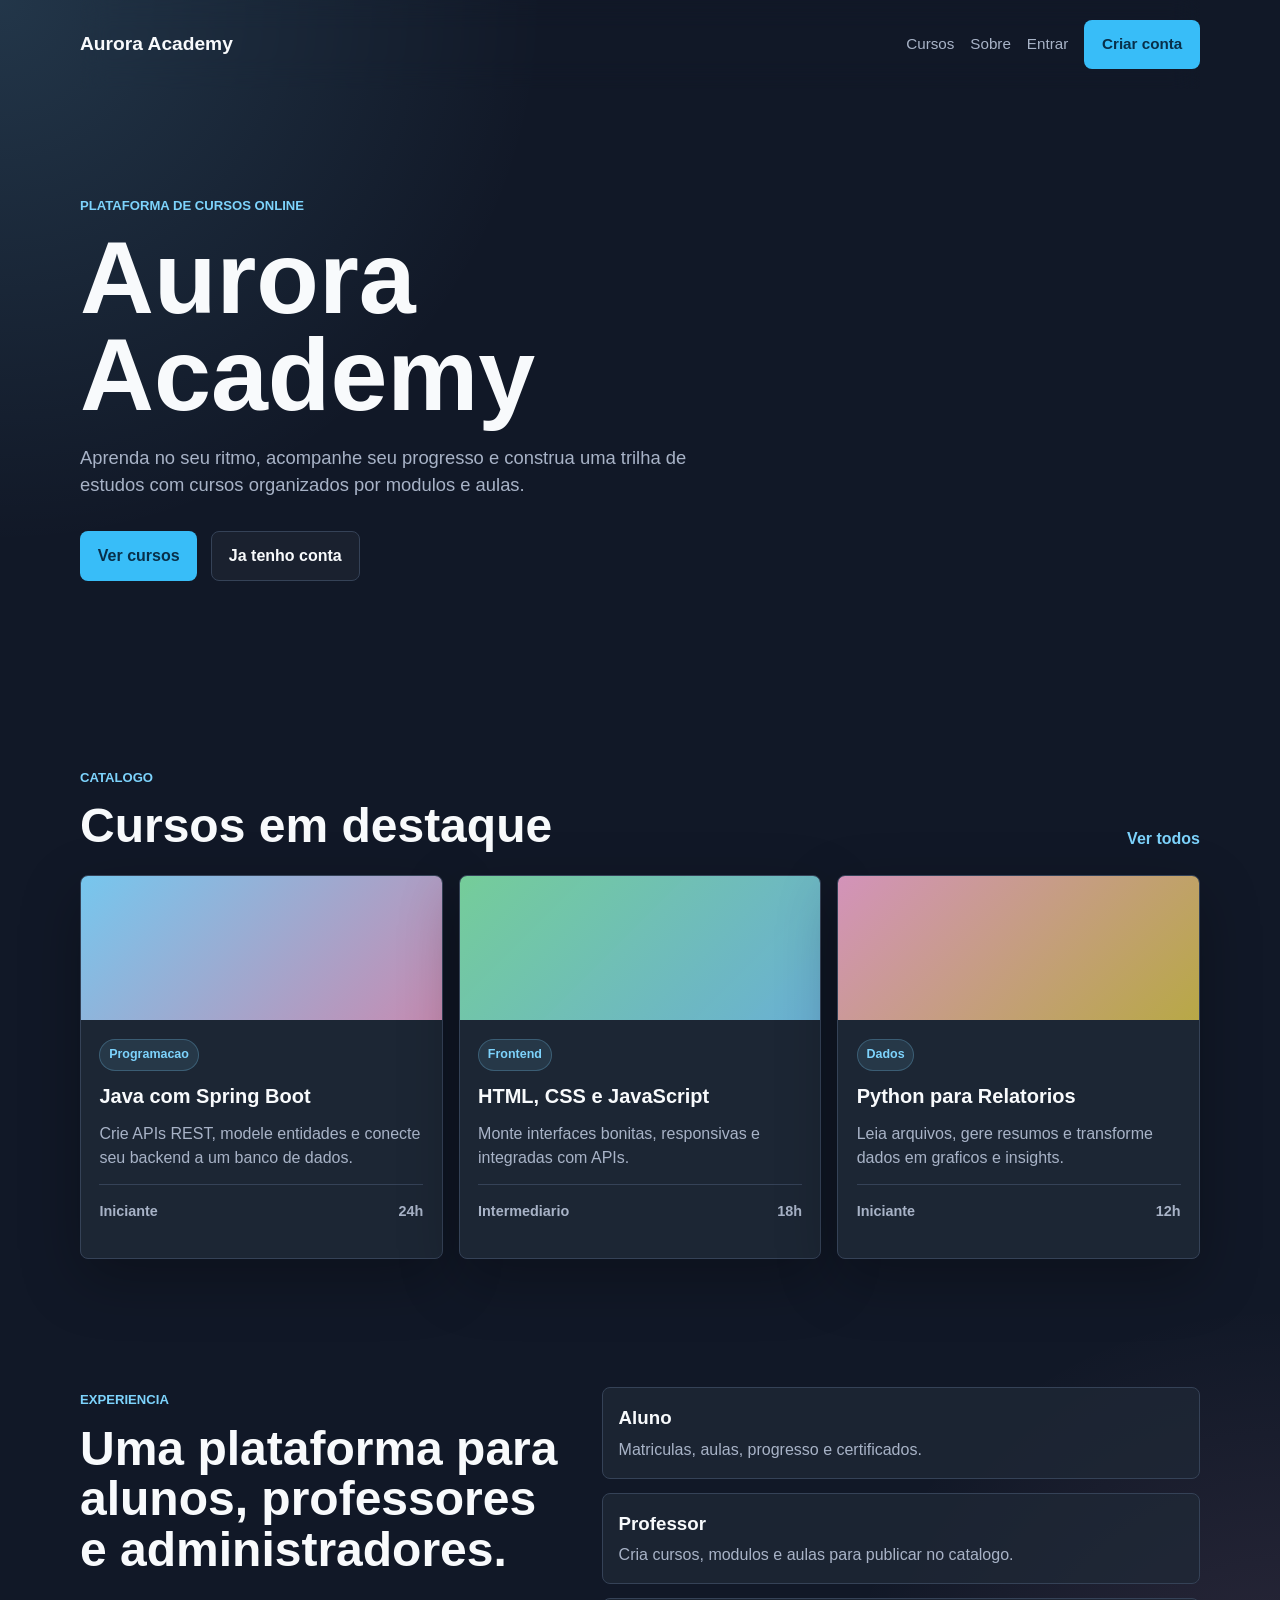
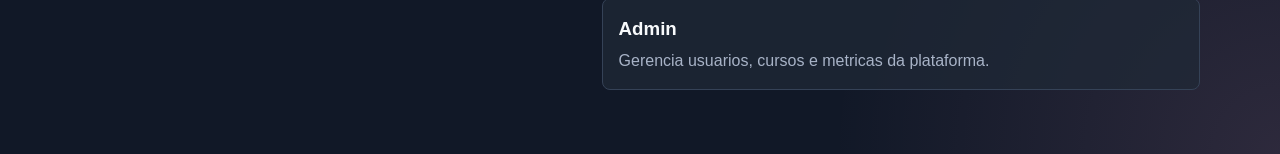
<file: frontend/html/index.html>
<!DOCTYPE html>
<html lang="pt-BR">
<head>
    <meta charset="UTF-8">
    <meta name="viewport" content="width=device-width, initial-scale=1.0">
    <title>Aurora Academy</title>
    <link rel="stylesheet" href="../css/style.css">
</head>
<body>
    <header class="topbar">
        <a class="brand" href="index.html">Aurora Academy</a>

        <nav class="nav-menu">
            <a href="#catalogo">Cursos</a>
            <a href="#sobre">Sobre</a>
            <a href="login.html">Entrar</a>
            <a class="btn btn-primary" href="cadastro.html">Criar conta</a>
        </nav>
    </header>

    <main>
        <section class="hero">
            <div class="hero-content">
                <span class="eyebrow">Plataforma de cursos online</span>
                <h1>Aurora Academy</h1>
                <p>
                    Aprenda no seu ritmo, acompanhe seu progresso e construa uma trilha de estudos com cursos organizados por modulos e aulas.
                </p>

                <div class="hero-actions">
                    <a class="btn btn-primary" href="#catalogo">Ver cursos</a>
                    <a class="btn btn-secondary" href="login.html">Ja tenho conta</a>
                </div>
            </div>
        </section>

        <section class="section" id="catalogo">
            <div class="section-header">
                <div>
                    <span class="eyebrow">Catalogo</span>
                    <h2>Cursos em destaque</h2>
                </div>
                <a class="section-link" href="cursos.html">Ver todos</a>
            </div>

            <div class="course-grid">
                <article class="course-card">
                    <div class="course-cover"></div>
                    <div class="course-info">
                        <span class="course-tag">Programacao</span>
                        <h3>Java com Spring Boot</h3>
                        <p>Crie APIs REST, modele entidades e conecte seu backend a um banco de dados.</p>
                        <div class="course-meta">
                            <span>Iniciante</span>
                            <span>24h</span>
                        </div>
                    </div>
                </article>

                <article class="course-card">
                    <div class="course-cover"></div>
                    <div class="course-info">
                        <span class="course-tag">Frontend</span>
                        <h3>HTML, CSS e JavaScript</h3>
                        <p>Monte interfaces bonitas, responsivas e integradas com APIs.</p>
                        <div class="course-meta">
                            <span>Intermediario</span>
                            <span>18h</span>
                        </div>
                    </div>
                </article>

                <article class="course-card">
                    <div class="course-cover"></div>
                    <div class="course-info">
                        <span class="course-tag">Dados</span>
                        <h3>Python para Relatorios</h3>
                        <p>Leia arquivos, gere resumos e transforme dados em graficos e insights.</p>
                        <div class="course-meta">
                            <span>Iniciante</span>
                            <span>12h</span>
                        </div>
                    </div>
                </article>
            </div>
        </section>

        <section class="section split-section" id="sobre">
            <div>
                <span class="eyebrow">Experiencia</span>
                <h2>Uma plataforma para alunos, professores e administradores.</h2>
            </div>

            <div class="feature-list">
                <article>
                    <h3>Aluno</h3>
                    <p>Matriculas, aulas, progresso e certificados.</p>
                </article>
                <article>
                    <h3>Professor</h3>
                    <p>Cria cursos, modulos e aulas para publicar no catalogo.</p>
                </article>
                <article>
                    <h3>Admin</h3>
                    <p>Gerencia usuarios, cursos e metricas da plataforma.</p>
                </article>
            </div>
        </section>
    </main>

    <script src="../script/index.js"></script>
</body>
</html>
</file>
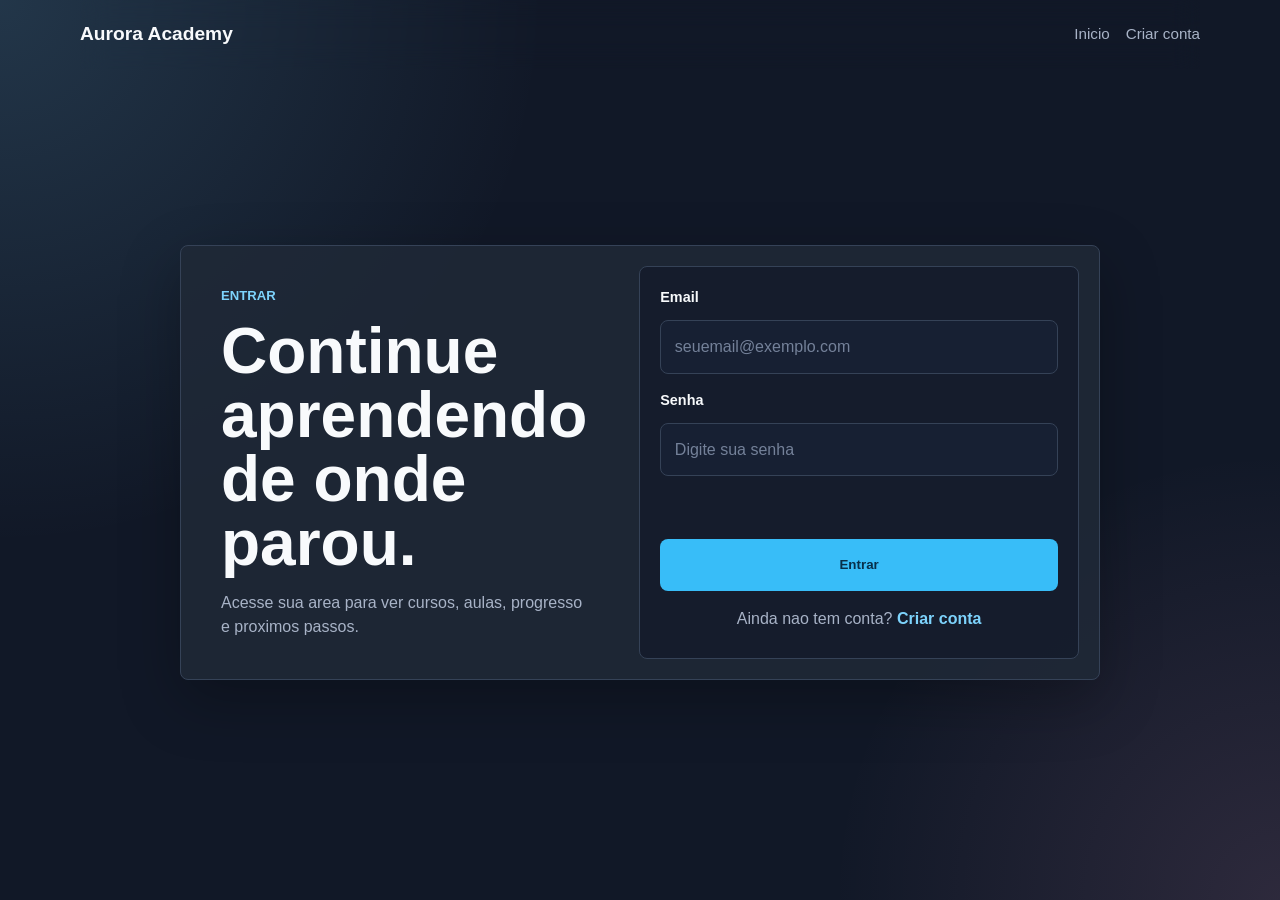
<file: frontend/html/admin-dashboard.html>
<!DOCTYPE html>
<html lang="pt-BR">
<head>
    <meta charset="UTF-8">
    <meta name="viewport" content="width=device-width, initial-scale=1.0">
    <title>Administracao | Aurora Academy</title>
    <link rel="stylesheet" href="../css/style.css">
</head>
<body>
    <header class="topbar">
        <a class="brand" href="admin-dashboard.html">Aurora Academy</a>
        <nav class="nav-menu">
            <span class="nav-disabled" title="Pagina em desenvolvimento">Usuarios (em breve)</span>
            <a href="cursos.html">Cursos</a>
            <span class="nav-disabled" title="Pagina em desenvolvimento">Relatorios (em breve)</span>
            <button class="btn btn-secondary btn-small" id="btn-logout" type="button">Sair</button>
        </nav>
    </header>

    <main class="dashboard-page">
        <section class="dashboard-hero">
            <div>
                <span class="eyebrow">Administracao</span>
                <h1>Ola, <span id="usuario-nome">admin</span>.</h1>
                <p>Controle usuarios, acompanhe cursos publicados e cuide da plataforma.</p>
            </div>
            <div class="profile-chip">
                <span>Perfil</span>
                <strong id="usuario-perfil">ADMIN</strong>
            </div>
        </section>

        <section class="stats-grid">
            <article class="stat-card">
                <span>Usuarios</span>
                <strong id="total-usuarios">0</strong>
            </article>
            <article class="stat-card">
                <span>Cursos</span>
                <strong id="total-cursos">0</strong>
            </article>
            <article class="stat-card">
                <span>Publicados</span>
                <strong id="total-publicados">0</strong>
            </article>
        </section>

        <section class="dashboard-grid">
            <article class="panel">
                <div class="panel-header">
                    <h2>Resumo da plataforma</h2>
                    <a href="admin-dashboard.html">Atualizar</a>
                </div>
                <div class="empty-state">
                    <p>Os indicadores serao conectados nas rotas de usuarios e cursos.</p>
                </div>
            </article>

            <article class="panel">
                <div class="panel-header">
                    <h2>Proximas tarefas</h2>
                </div>
                <ul class="task-list">
                    <li>Criar CRUD visual de usuarios.</li>
                    <li>Criar CRUD visual de cursos.</li>
                    <li>Criar filtros por status e perfil.</li>
                </ul>
            </article>
        </section>
    </main>

    <script src="../script/dashboard.js"></script>
</body>
</html>
</file>
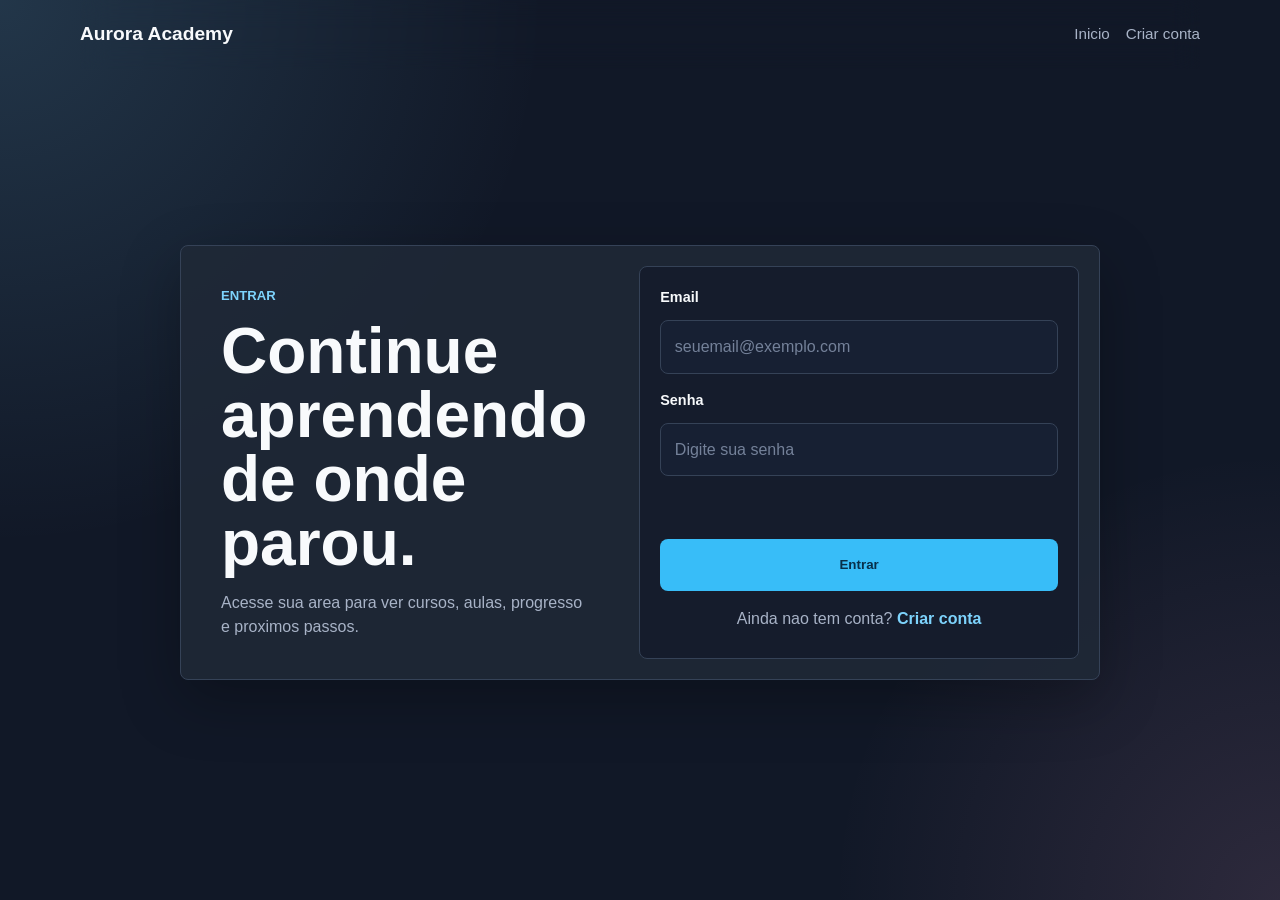
<file: frontend/html/aluno-dashboard.html>
<!DOCTYPE html>
<html lang="pt-BR">
<head>
    <meta charset="UTF-8">
    <meta name="viewport" content="width=device-width, initial-scale=1.0">
    <title>Area do Aluno | Aurora Academy</title>
    <link rel="stylesheet" href="../css/style.css">
</head>
<body>
    <header class="topbar">
        <a class="brand" href="aluno-dashboard.html">Aurora Academy</a>
        <nav class="nav-menu">
            <a href="cursos.html">Catalogo</a>
            <a href="meus-cursos.html">Meus cursos</a>
            <a href="certificados.html">Certificados</a>
            <button class="btn btn-secondary btn-small" id="btn-logout" type="button">Sair</button>
        </nav>
    </header>

    <main class="dashboard-page">
        <section class="dashboard-hero">
            <div>
                <span class="eyebrow">Area do aluno</span>
                <h1>Ola, <span id="usuario-nome">aluno</span>.</h1>
                <p>Continue seus estudos, acompanhe progresso e encontre a proxima aula.</p>
            </div>
            <div class="profile-chip">
                <span>Perfil</span>
                <strong id="usuario-perfil">ALUNO</strong>
            </div>
        </section>

        <section class="stats-grid">
            <article class="stat-card">
                <span>Cursos matriculados</span>
                <strong id="total-cursos">0</strong>
            </article>
            <article class="stat-card">
                <span>Aulas concluidas</span>
                <strong id="total-aulas">0</strong>
            </article>
            <article class="stat-card">
                <span>Certificados</span>
                <strong id="total-certificados">0</strong>
            </article>
        </section>

        <section class="dashboard-grid">
            <article class="panel">
                <div class="panel-header">
                    <h2>Meus cursos</h2>
                    <a href="cursos.html">Explorar catalogo</a>
                </div>

                <div class="course-list" id="lista-cursos-aluno"></div>

                <div class="empty-state" id="estado-vazio-aluno">
                    <p>Voce ainda nao esta matriculada em nenhum curso.</p>
                    <a class="btn btn-primary" href="cursos.html">Explorar cursos</a>
                </div>
            </article>

            <article class="panel">
                <div class="panel-header">
                    <h2>Proxima aula</h2>
                </div>
                <div class="lesson-preview">
                    <span>Nenhuma aula em andamento</span>
                    <p>Quando voce se matricular em um curso, a proxima aula aparece aqui.</p>
                </div>
            </article>
        </section>
    </main>

    <script src="../script/dashboard.js"></script>
    <script src="../script/aluno-dashboard.js"></script>
</body>
</html>
</file>
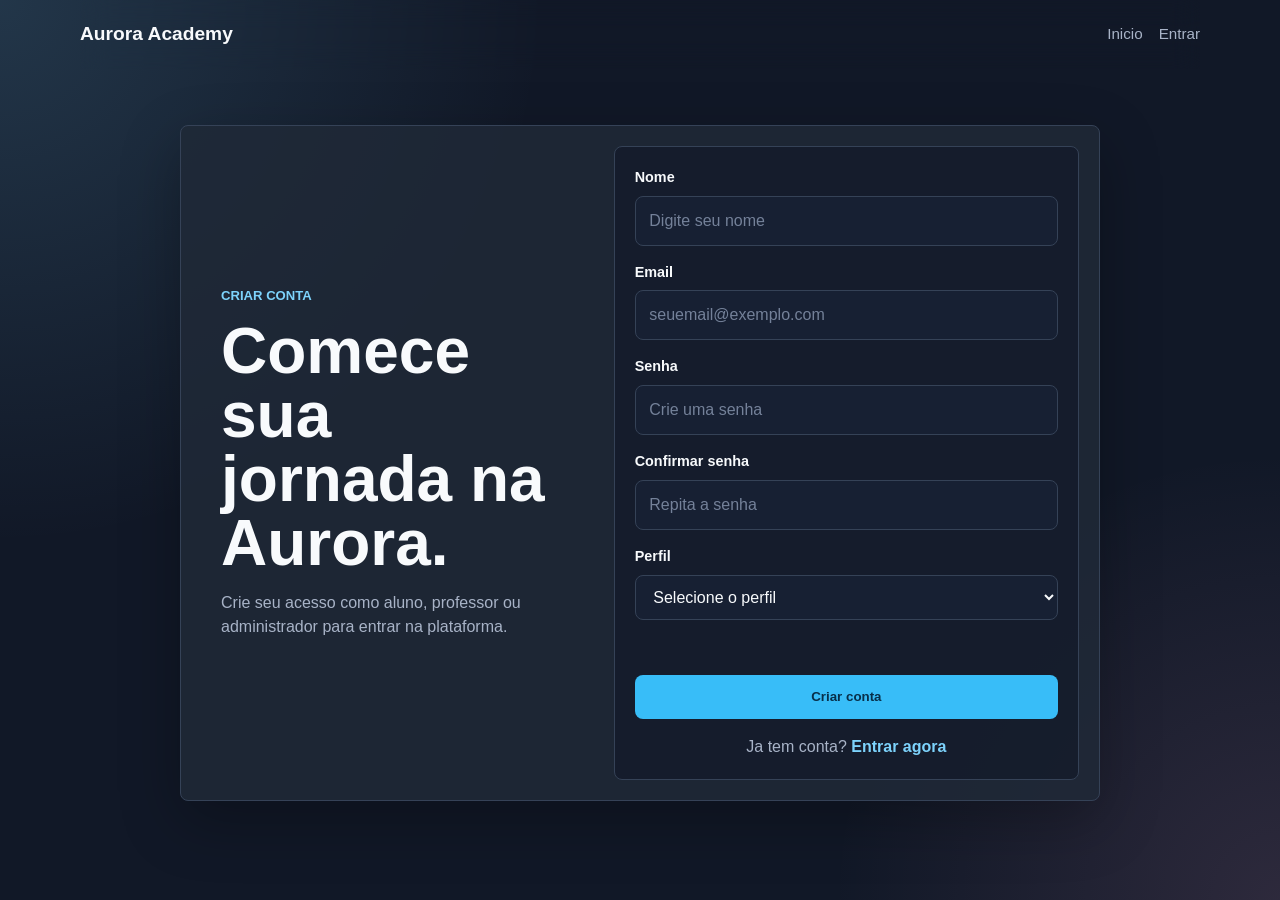
<file: frontend/html/cadastro.html>
<!DOCTYPE html>
<html lang="pt-BR">
<head>
    <meta charset="UTF-8">
    <meta name="viewport" content="width=device-width, initial-scale=1.0">
    <title>Cadastro | Aurora Academy</title>
    <link rel="stylesheet" href="../css/style.css">
</head>
<body>
    <header class="topbar">
        <a class="brand" href="index.html">Aurora Academy</a>

        <nav class="nav-menu">
            <a href="index.html">Inicio</a>
            <a href="login.html">Entrar</a>
        </nav>
    </header>

    <main class="auth-page">
        <section class="auth-panel">
            <div class="auth-copy">
                <span class="eyebrow">Criar conta</span>
                <h1>Comece sua jornada na Aurora.</h1>
                <p>Crie seu acesso como aluno, professor ou administrador para entrar na plataforma.</p>
            </div>

            <form class="auth-form" id="form-cadastro">
                <div class="form-group">
                    <label for="nome">Nome</label>
                    <input type="text" id="nome" placeholder="Digite seu nome" autocomplete="name">
                </div>

                <div class="form-group">
                    <label for="email">Email</label>
                    <input type="email" id="email" placeholder="seuemail@exemplo.com" autocomplete="email">
                </div>

                <div class="form-group">
                    <label for="senha">Senha</label>
                    <input type="password" id="senha" placeholder="Crie uma senha" autocomplete="new-password">
                </div>

                <div class="form-group">
                    <label for="confirmar-senha">Confirmar senha</label>
                    <input type="password" id="confirmar-senha" placeholder="Repita a senha" autocomplete="new-password">
                </div>

                <div class="form-group">
                    <label for="perfil">Perfil</label>
                    <select id="perfil">
                        <option value="">Selecione o perfil</option>
                        <option value="ALUNO">Aluno</option>
                        <option value="PROFESSOR">Professor</option>
                        <option value="ADMIN">Administrador</option>
                    </select>
                </div>

                <p class="form-message" id="mensagem-cadastro"></p>

                <button class="btn btn-primary" id="btn-cadastrar" type="submit">Criar conta</button>

                <p class="auth-footer">
                    Ja tem conta?
                    <a href="login.html">Entrar agora</a>
                </p>
            </form>
        </section>
    </main>

    <script src="../script/cadastro.js"></script>
</body>
</html>
</file>
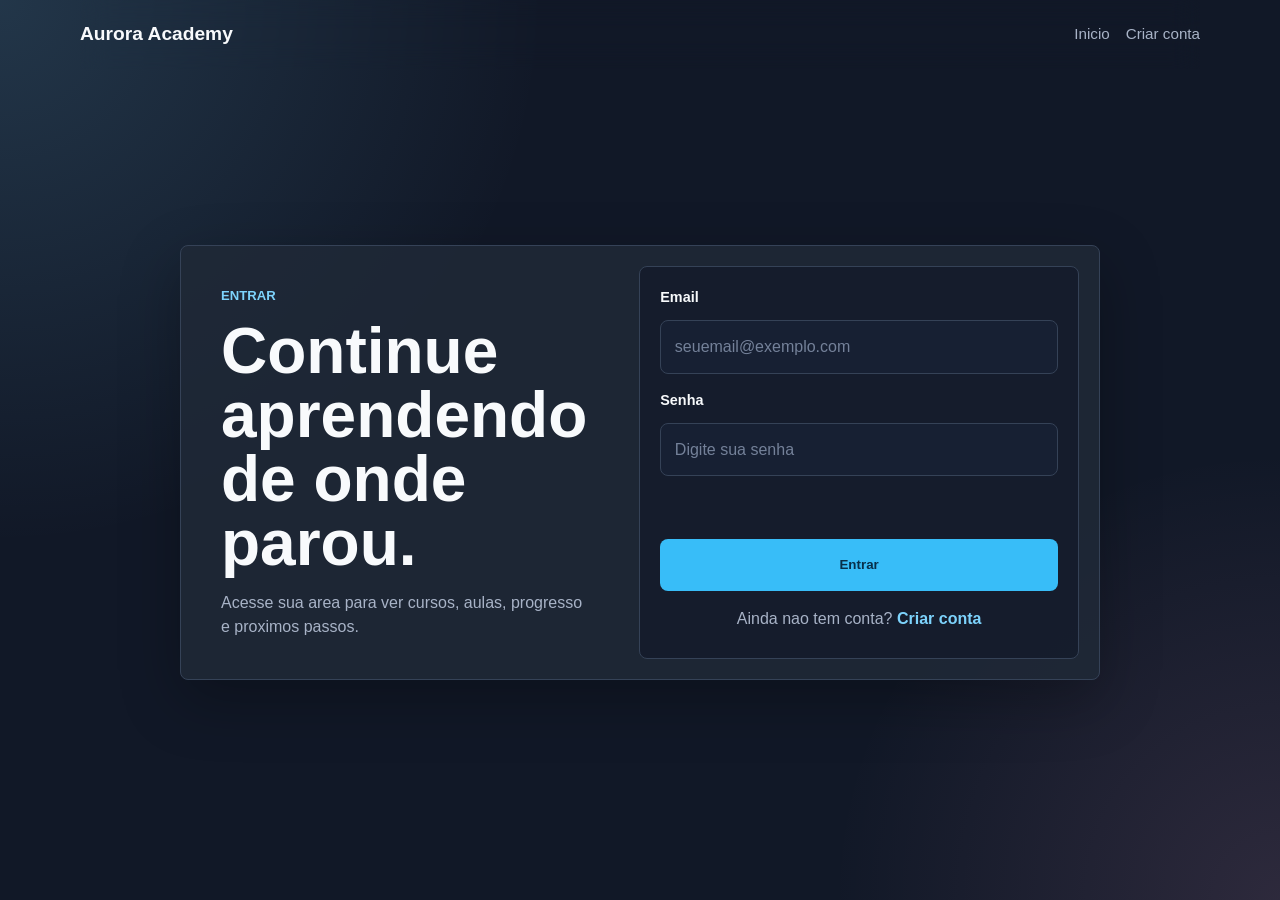
<file: frontend/html/certificados.html>
<!DOCTYPE html>
<html lang="pt-BR">
<head>
    <meta charset="UTF-8">
    <meta name="viewport" content="width=device-width, initial-scale=1.0">
    <title>Certificados | Aurora Academy</title>
    <link rel="stylesheet" href="../css/style.css">
</head>
<body>
    <header class="topbar">
        <a class="brand" href="aluno-dashboard.html">Aurora Academy</a>

        <nav class="nav-menu">
            <a href="aluno-dashboard.html">Dashboard</a>
            <a href="meus-cursos.html">Meus cursos</a>
            <a href="cursos.html">Catalogo</a>
            <a href="certificados.html" aria-current="page">Certificados</a>
            <button class="btn btn-secondary btn-small" id="btn-logout" type="button">Sair</button>
        </nav>
    </header>

    <main class="certificate-page">
        <section class="certificate-hero">
            <div>
                <span class="eyebrow">Suas conquistas</span>
                <h1>Certificados</h1>
                <p>Consulte os cursos concluidos e visualize seus certificados.</p>
            </div>

            <div class="profile-chip">
                <span>Total conquistado</span>
                <strong id="total-certificados">0</strong>
            </div>
        </section>

        <section class="certificate-layout">
            <article class="panel">
                <div class="panel-header">
                    <div>
                        <span class="eyebrow">Historico</span>
                        <h2>Meus certificados</h2>
                    </div>
                </div>

                <div class="certificate-list" id="lista-certificados">
                    <div class="empty-state" id="estado-vazio-certificados">
                        <p>Voce ainda nao possui certificados.</p>
                        <span>Conclua todas as aulas de um curso para liberar sua emissao.</span>
                        <a class="btn btn-primary" href="meus-cursos.html">Continuar estudando</a>
                    </div>
                </div>
            </article>

            <section class="certificate-preview-panel" id="certificado-preview" aria-live="polite">
                <article class="certificate-document">
                    <div class="certificate-seal" aria-hidden="true">A</div>
                    <span class="certificate-kicker">Aurora Academy</span>
                    <h2>Certificado de conclusao</h2>
                    <p>Certificamos que</p>
                    <strong class="certificate-student" id="certificado-aluno">Nome do aluno</strong>
                    <p>concluiu com sucesso o curso</p>
                    <strong class="certificate-course" id="certificado-curso">Nome do curso</strong>

                    <div class="certificate-meta">
                        <div>
                            <span>Data de emissao</span>
                            <strong id="certificado-data">--/--/----</strong>
                        </div>
                        <div>
                            <span>Codigo de validacao</span>
                            <strong id="certificado-codigo">Selecione um certificado</strong>
                        </div>
                    </div>

                    <div class="certificate-signature">
                        <span>Aurora Academy</span>
                        <small>Plataforma de ensino</small>
                    </div>
                </article>

                <div class="certificate-actions">
                    <button class="btn btn-primary" id="btn-imprimir-certificado" type="button" disabled>
                        Imprimir certificado
                    </button>
                </div>
            </section>
        </section>
    </main>

    <script src="../script/dashboard.js"></script>
    <script src="../script/certificados.js"></script>
</body>
</html>
</file>
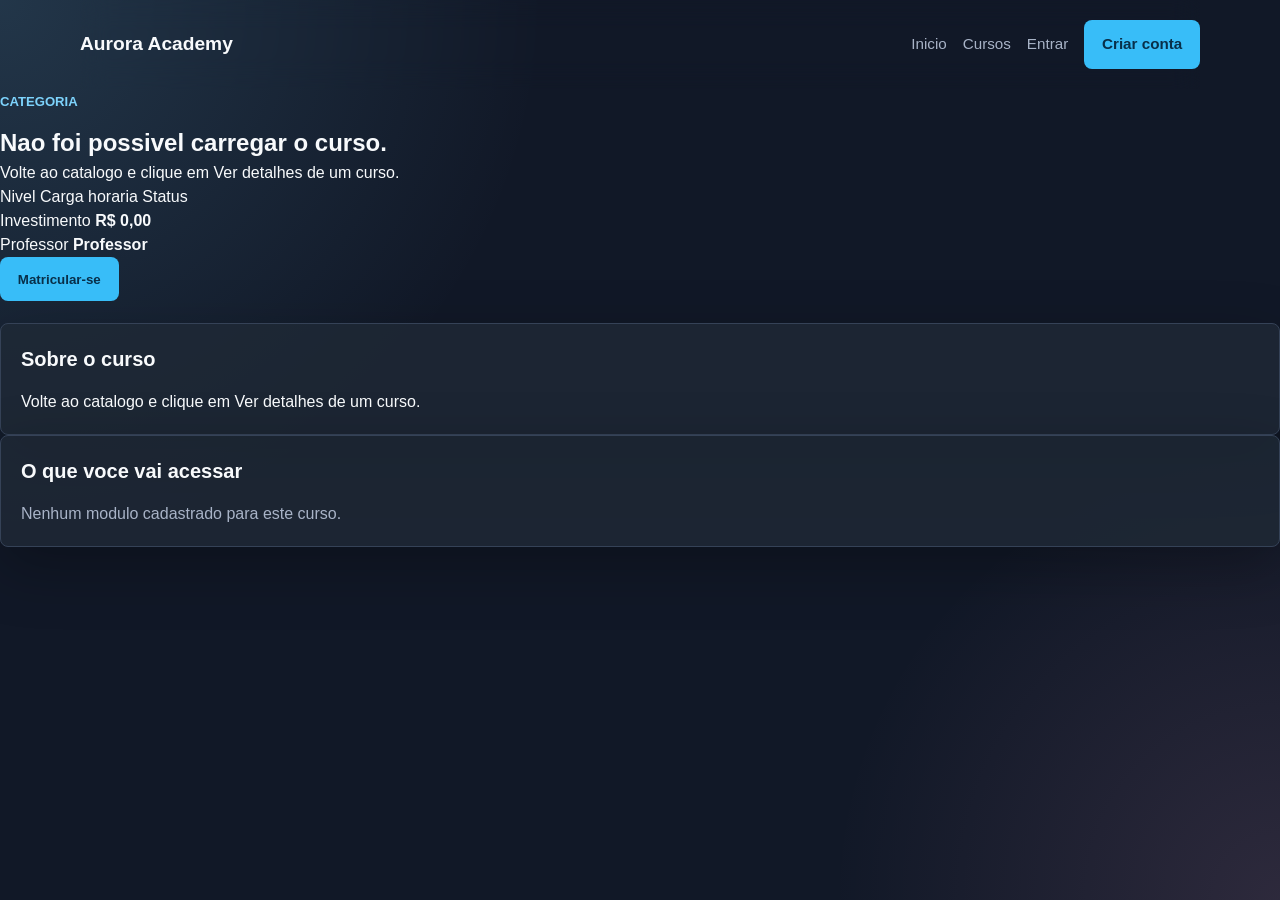
<file: frontend/html/curso-detalhe.html>
<!DOCTYPE html>
<html lang="pt-BR">
<head>
    <meta charset="UTF-8">
    <meta name="viewport" content="width=device-width, initial-scale=1.0">
    <title>Detalhe do Curso | Aurora Academy</title>
    <link rel="stylesheet" href="../css/style.css">
</head>
<body>
    <header class="topbar">
        <a class="brand" href="index.html">Aurora Academy</a>

        <nav class="nav-menu">
            <a href="index.html">Inicio</a>
            <a href="cursos.html">Cursos</a>
            <a href="login.html">Entrar</a>
            <a class="btn btn-primary" href="cadastro.html">Criar conta</a>
        </nav>
    </header>

    <main class="course-detail-page">
        <section class="course-detail-hero">
            <div class="course-detail-copy">
                <span class="eyebrow" id="curso-categoria">Categoria</span>
                <h1 id="curso-titulo">Carregando curso...</h1>
                <p id="curso-descricao">Buscando informacoes do curso.</p>

                <div class="course-detail-meta">
                    <span id="curso-nivel">Nivel</span>
                    <span id="curso-carga-horaria">Carga horaria</span>
                    <span id="curso-status">Status</span>
                </div>
            </div>

            <aside class="course-checkout-panel">
                <div class="course-price-box">
                    <span>Investimento</span>
                    <strong id="curso-preco">R$ 0,00</strong>
                </div>

                <div class="course-teacher-box">
                    <span>Professor</span>
                    <strong id="curso-professor">Professor</strong>
                </div>

                <button class="btn btn-primary" id="btn-matricular" type="button">Matricular-se</button>
                <p class="form-message" id="mensagem-matricula"></p>
            </aside>
        </section>

        <section class="course-detail-content">
            <article class="panel">
                <div class="panel-header">
                    <h2>Sobre o curso</h2>
                </div>
                <p id="curso-descricao-completa">Carregando descricao completa.</p>
            </article>

            <article class="panel">
                <div class="panel-header">
                    <h2>O que voce vai acessar</h2>
                </div>

                <div class="module-list" id="lista-modulos">
                    <div class="empty-state" id="estado-vazio-modulos">
                        <p>Nenhum modulo cadastrado para este curso.</p>
                    </div>
                </div>
            </article>
        </section>
    </main>

    <script src="../script/curso-detalhe.js"></script>
</body>
</html>
</file>
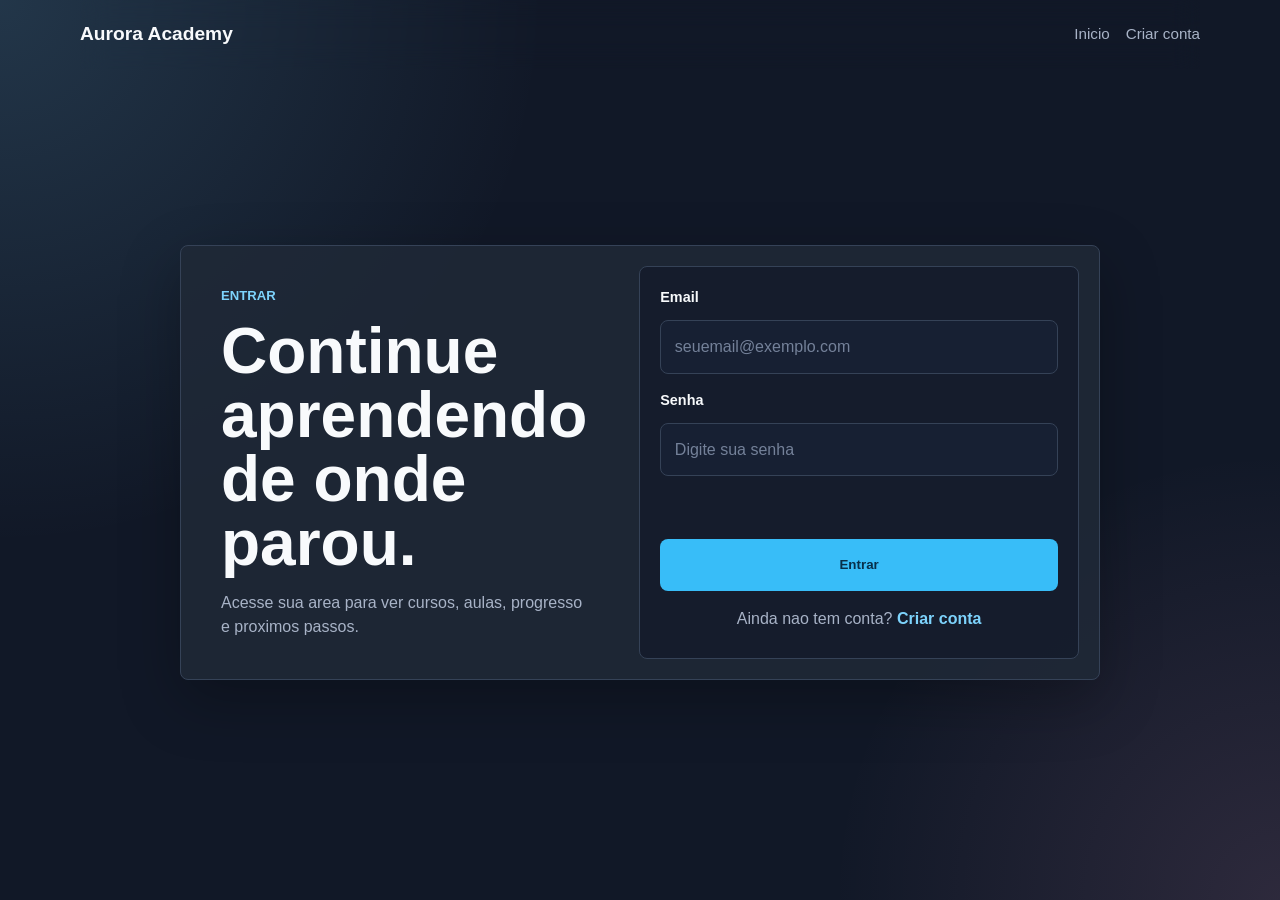
<file: frontend/html/curso-estudo.html>
<!DOCTYPE html>
<html lang="pt-BR">
<head>
    <meta charset="UTF-8">
    <meta name="viewport" content="width=device-width, initial-scale=1.0">
    <title>Estudar Curso | Aurora Academy</title>
    <link rel="stylesheet" href="../css/style.css">
</head>
<body>
    <header class="topbar">
        <a class="brand" href="aluno-dashboard.html">Aurora Academy</a>

        <nav class="nav-menu">
            <a href="aluno-dashboard.html">Dashboard</a>
            <a href="meus-cursos.html">Meus cursos</a>
            <a href="cursos.html">Catalogo</a>
            <a href="certificados.html">Certificados</a>
            <button class="btn btn-secondary btn-small" id="btn-logout" type="button">Sair</button>
        </nav>
    </header>

    <main class="dashboard-page">
        <section class="dashboard-hero">
            <div>
                <span class="eyebrow" id="curso-categoria">Curso</span>
                <h1 id="curso-titulo">Carregando curso...</h1>
                <p id="curso-descricao">Buscando as aulas disponiveis para estudo.</p>
            </div>

            <div class="profile-chip">
                <span>Progresso</span>
                <strong id="curso-progresso">0%</strong>
                <progress id="barra-progresso" value="0" max="100" aria-label="Progresso do curso">
                    0%
                </progress>
            </div>
        </section>

        <section class="stats-grid">
            <article class="stat-card">
                <span>Modulos</span>
                <strong id="total-modulos">0</strong>
            </article>

            <article class="stat-card">
                <span>Aulas</span>
                <strong id="total-aulas">0</strong>
            </article>

            <article class="stat-card">
                <span>Concluidas</span>
                <strong id="total-aulas-concluidas">0</strong>
            </article>
        </section>

        <section class="dashboard-grid">
            <article class="panel">
                <div class="panel-header">
                    <div>
                        <span class="eyebrow">Conteudo</span>
                        <h2>Modulos e aulas</h2>
                    </div>
                    <a href="meus-cursos.html">Voltar</a>
                </div>

                <div class="module-list" id="lista-modulos-estudo">
                    <div class="empty-state" id="estado-vazio-modulos-estudo">
                        <p>Nenhuma aula cadastrada para este curso.</p>
                    </div>
                </div>
            </article>

            <aside class="panel">
                <div class="panel-header">
                    <div>
                        <span class="eyebrow">Aula selecionada</span>
                        <h2 id="aula-titulo">Selecione uma aula</h2>
                    </div>
                </div>

                <div class="lesson-preview" id="aula-preview">
                    <span id="aula-modulo">Nenhum modulo selecionado</span>
                    <strong id="aula-status">Nao concluida</strong>
                    <p id="aula-descricao">Clique em uma aula da lista para ver os detalhes.</p>

                    <a class="btn btn-secondary" id="btn-abrir-aula" href="#" target="_blank" rel="noopener noreferrer" style="display: none;">
                        Abrir aula
                    </a>

                    <button class="btn btn-primary" id="btn-marcar-concluida" type="button" aria-pressed="false" data-concluida="false" style="display: none;">
                        Marcar como concluida
                    </button>

                    <p class="form-message" id="mensagem-aula" role="status" aria-live="polite"></p>
                </div>
            </aside>
        </section>
    </main>

    <script src="../script/dashboard.js"></script>
    <script src="../script/curso-estudo.js"></script>
</body>
</html>
</file>
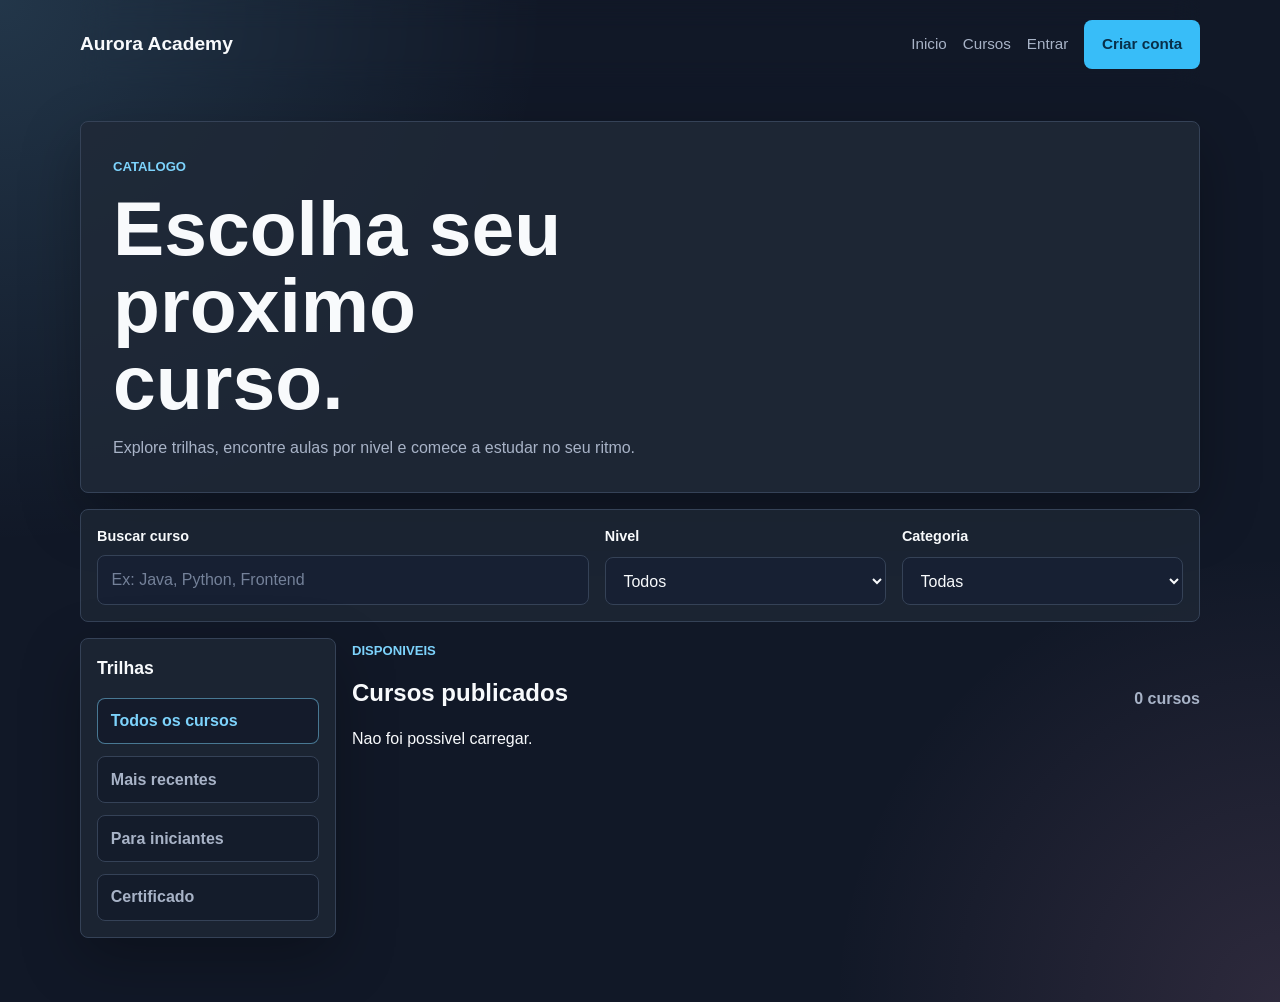
<file: frontend/html/cursos.html>
<!DOCTYPE html>
<html lang="pt-BR">
<head>
    <meta charset="UTF-8">
    <meta name="viewport" content="width=device-width, initial-scale=1.0">
    <title>Cursos | Aurora Academy</title>
    <link rel="stylesheet" href="../css/style.css">
</head>
<body>
    <header class="topbar">
        <a class="brand" href="index.html">Aurora Academy</a>

        <nav class="nav-menu">
            <a href="index.html">Inicio</a>
            <a href="cursos.html">Cursos</a>
            <a href="login.html">Entrar</a>
            <a class="btn btn-primary" href="cadastro.html">Criar conta</a>
        </nav>
    </header>

    <main class="catalog-page">
        <section class="catalog-hero">
            <div>
                <span class="eyebrow">Catalogo</span>
                <h1>Escolha seu proximo curso.</h1>
                <p>Explore trilhas, encontre aulas por nivel e comece a estudar no seu ritmo.</p>
            </div>
        </section>

        <section class="catalog-toolbar">
            <div class="form-group">
                <label for="busca-curso">Buscar curso</label>
                <input type="text" id="busca-curso" placeholder="Ex: Java, Python, Frontend">
            </div>

            <div class="form-group">
                <label for="filtro-nivel">Nivel</label>
                <select id="filtro-nivel">
                    <option value="">Todos</option>
                    <option value="INICIANTE">Iniciante</option>
                    <option value="INTERMEDIARIO">Intermediario</option>
                    <option value="AVANCADO">Avancado</option>
                </select>
            </div>

            <div class="form-group">
                <label for="filtro-categoria">Categoria</label>
                <select id="filtro-categoria">
                    <option value="">Todas</option>
                    <option value="Programacao">Programacao</option>
                    <option value="Frontend">Frontend</option>
                    <option value="Dados">Dados</option>
                </select>
            </div>
        </section>

        <section class="catalog-layout">
            <aside class="catalog-sidebar">
                <h2>Trilhas</h2>
                <button class="filter-pill active" type="button">Todos os cursos</button>
                <button class="filter-pill" type="button">Mais recentes</button>
                <button class="filter-pill" type="button">Para iniciantes</button>
                <button class="filter-pill" type="button">Certificado</button>
            </aside>

            <section class="catalog-content">
                <div class="section-header compact-header">
                    <div>
                        <span class="eyebrow">Disponiveis</span>
                        <h2>Cursos publicados</h2>
                    </div>
                    <span class="result-count" id="total-cursos-catalogo">3 cursos</span>
                </div>

                <div class="course-grid catalog-grid" id="lista-cursos">
                    <article class="course-card">
                        <div class="course-cover"></div>
                        <div class="course-info">
                            <span class="course-tag">Programacao</span>
                            <h3>Java com Spring Boot</h3>
                            <p>APIs REST, entidades, repository, service e controller.</p>
                            <div class="course-meta">
                                <span>Iniciante</span>
                                <span>24h</span>
                            </div>
                            <span class="btn btn-secondary">Carregando...</span>
                        </div>
                    </article>

                    <article class="course-card">
                        <div class="course-cover"></div>
                        <div class="course-info">
                            <span class="course-tag">Frontend</span>
                            <h3>Interfaces com HTML, CSS e JS</h3>
                            <p>Monte telas responsivas e conectadas com o backend.</p>
                            <div class="course-meta">
                                <span>Intermediario</span>
                                <span>18h</span>
                            </div>
                            <span class="btn btn-secondary">Carregando...</span>
                        </div>
                    </article>

                    <article class="course-card">
                        <div class="course-cover"></div>
                        <div class="course-info">
                            <span class="course-tag">Dados</span>
                            <h3>Python para Relatorios</h3>
                            <p>Gere indicadores, resumos e graficos a partir de dados reais.</p>
                            <div class="course-meta">
                                <span>Iniciante</span>
                                <span>12h</span>
                            </div>
                            <span class="btn btn-secondary">Carregando...</span>
                        </div>
                    </article>
                </div>
            </section>
        </section>
    </main>

    <script src="../script/cursos.js"></script>
</body>
</html>
</file>
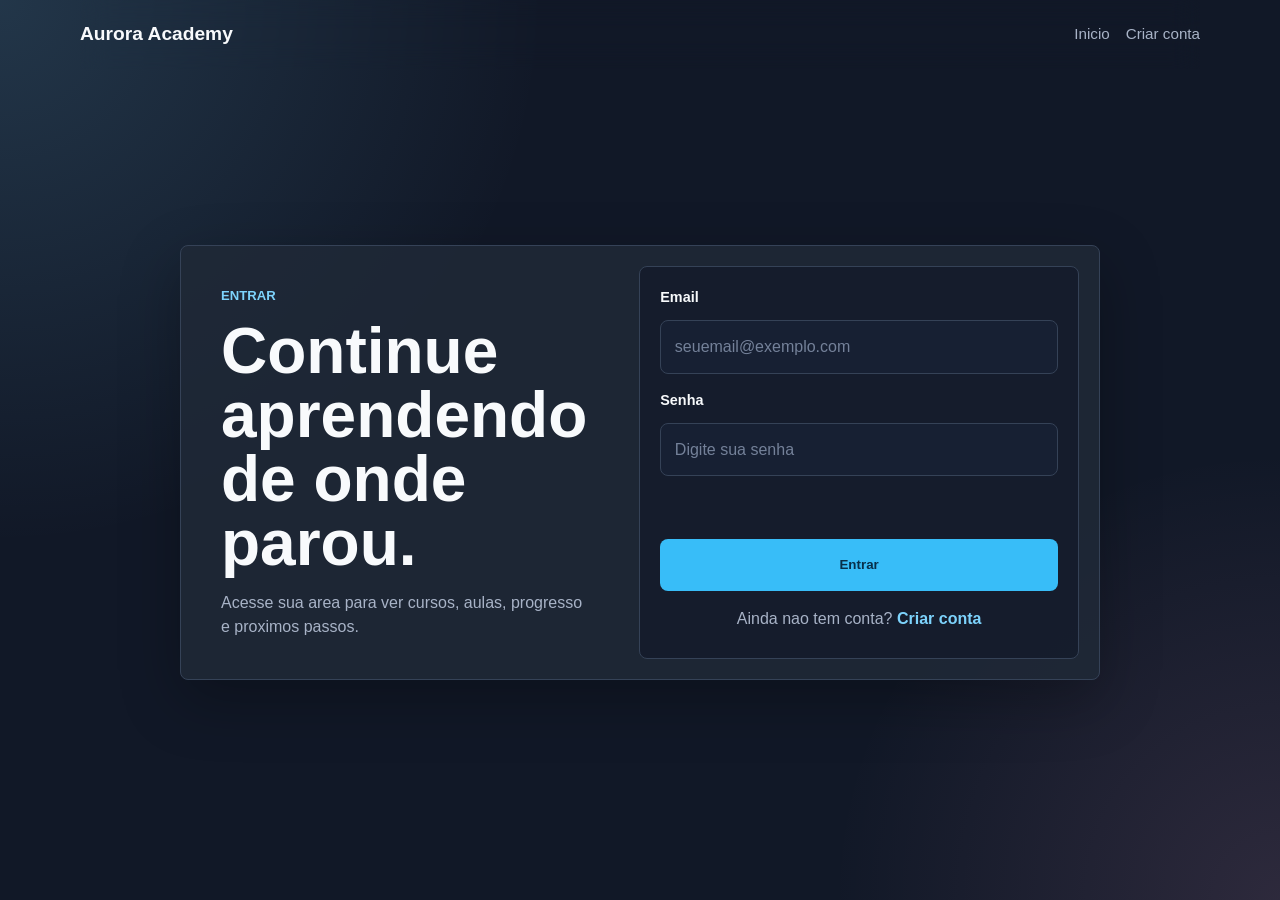
<file: frontend/html/login.html>
<!DOCTYPE html>
<html lang="pt-BR">
<head>
    <meta charset="UTF-8">
    <meta name="viewport" content="width=device-width, initial-scale=1.0">
    <title>Login | Aurora Academy</title>
    <link rel="stylesheet" href="../css/style.css">
</head>
<body>
    <header class="topbar">
        <a class="brand" href="index.html">Aurora Academy</a>

        <nav class="nav-menu">
            <a href="index.html">Inicio</a>
            <a href="cadastro.html">Criar conta</a>
        </nav>
    </header>

    <main class="auth-page">
        <section class="auth-panel">
            <div class="auth-copy">
                <span class="eyebrow">Entrar</span>
                <h1>Continue aprendendo de onde parou.</h1>
                <p>Acesse sua area para ver cursos, aulas, progresso e proximos passos.</p>
            </div>

            <form class="auth-form" id="form-login">
                <div class="form-group">
                    <label for="email-login">Email</label>
                    <input type="email" id="email-login" placeholder="seuemail@exemplo.com" autocomplete="email">
                </div>

                <div class="form-group">
                    <label for="senha-login">Senha</label>
                    <input type="password" id="senha-login" placeholder="Digite sua senha" autocomplete="current-password">
                </div>

                <p class="form-message" id="mensagem-login"></p>

                <button class="btn btn-primary" id="btn-login" type="submit">Entrar</button>

                <p class="auth-footer">
                    Ainda nao tem conta?
                    <a href="cadastro.html">Criar conta</a>
                </p>
            </form>
        </section>
    </main>

    <script src="../script/login.js"></script>
</body>
</html>
</file>
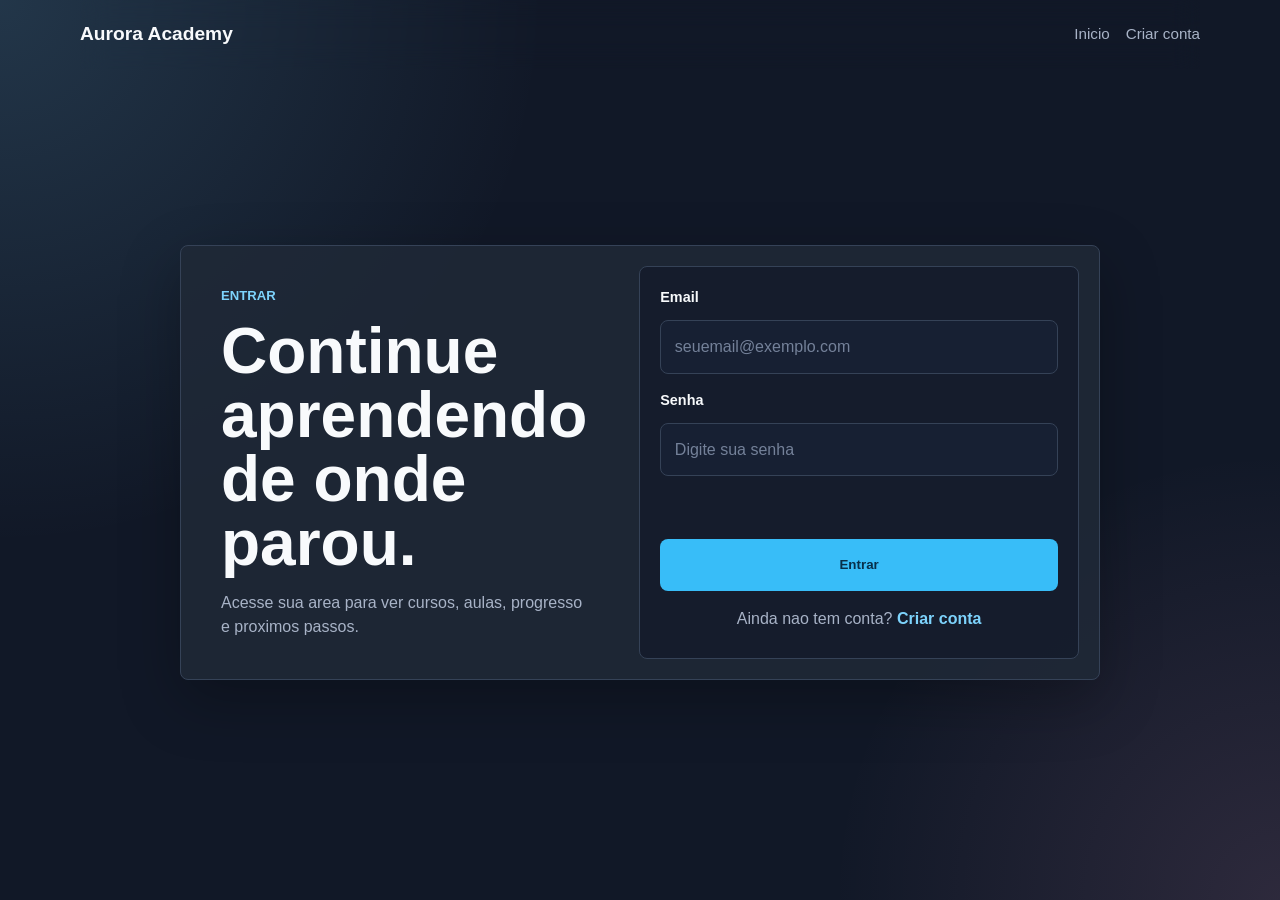
<file: frontend/html/meus-cursos.html>
<!DOCTYPE html>
<html lang="pt-BR">
<head>
    <meta charset="UTF-8">
    <meta name="viewport" content="width=device-width, initial-scale=1.0">
    <title>Meus Cursos | Aurora Academy</title>
    <link rel="stylesheet" href="../css/style.css">
</head>
<body>
    <header class="topbar">
        <a class="brand" href="aluno-dashboard.html">Aurora Academy</a>

        <nav class="nav-menu">
            <a href="aluno-dashboard.html">Dashboard</a>
            <a href="meus-cursos.html">Meus cursos</a>
            <a href="cursos.html">Catalogo</a>
            <span class="nav-disabled" title="Pagina em desenvolvimento">Certificados (em breve)</span>
            <button class="btn btn-secondary btn-small" id="btn-logout" type="button">Sair</button>
        </nav>
    </header>

    <main class="dashboard-page">
        <section class="dashboard-hero">
            <div>
                <span class="eyebrow">Area do aluno</span>
                <h1>Meus cursos</h1>
                <p>Acompanhe suas matriculas e continue estudando de onde parou.</p>
            </div>

            <div class="profile-chip">
                <span>Aluno</span>
                <strong id="aluno-nome">Carregando</strong>
            </div>
        </section>

        <section class="stats-grid">
            <article class="stat-card">
                <span>Matriculas</span>
                <strong id="total-matriculas">0</strong>
            </article>

            <article class="stat-card">
                <span>Em andamento</span>
                <strong id="total-em-andamento">0</strong>
            </article>

            <article class="stat-card">
                <span>Concluidos</span>
                <strong id="total-concluidos">0</strong>
            </article>
        </section>

        <section class="dashboard-grid">
            <article class="panel">
                <div class="panel-header">
                    <div>
                        <span class="eyebrow">Matriculas</span>
                        <h2>Cursos matriculados</h2>
                    </div>
                    <a href="cursos.html">Explorar catalogo</a>
                </div>

                <div class="course-list" id="lista-meus-cursos"></div>

                <div class="empty-state" id="estado-vazio-meus-cursos">
                    <p>Voce ainda nao esta matriculada em nenhum curso.</p>
                    <a class="btn btn-primary" href="cursos.html">Encontrar cursos</a>
                </div>
            </article>

            <aside class="panel">
                <div class="panel-header">
                    <div>
                        <span class="eyebrow">Continuidade</span>
                        <h2>Proxima aula</h2>
                    </div>
                </div>

                <div class="lesson-preview" id="proxima-aula-card">
                    <span id="proxima-aula-curso">Nenhum curso em andamento</span>
                    <p id="proxima-aula-titulo">Quando voce comecar um curso, a proxima aula aparece aqui.</p>
                    <a class="btn btn-secondary" id="btn-continuar-aula" href="#" style="display: none;">Continuar aula</a>
                </div>
            </aside>
        </section>
    </main>

    <script src="../script/dashboard.js"></script>
    <script src="../script/meus-cursos.js"></script>
</body>
</html>
</file>
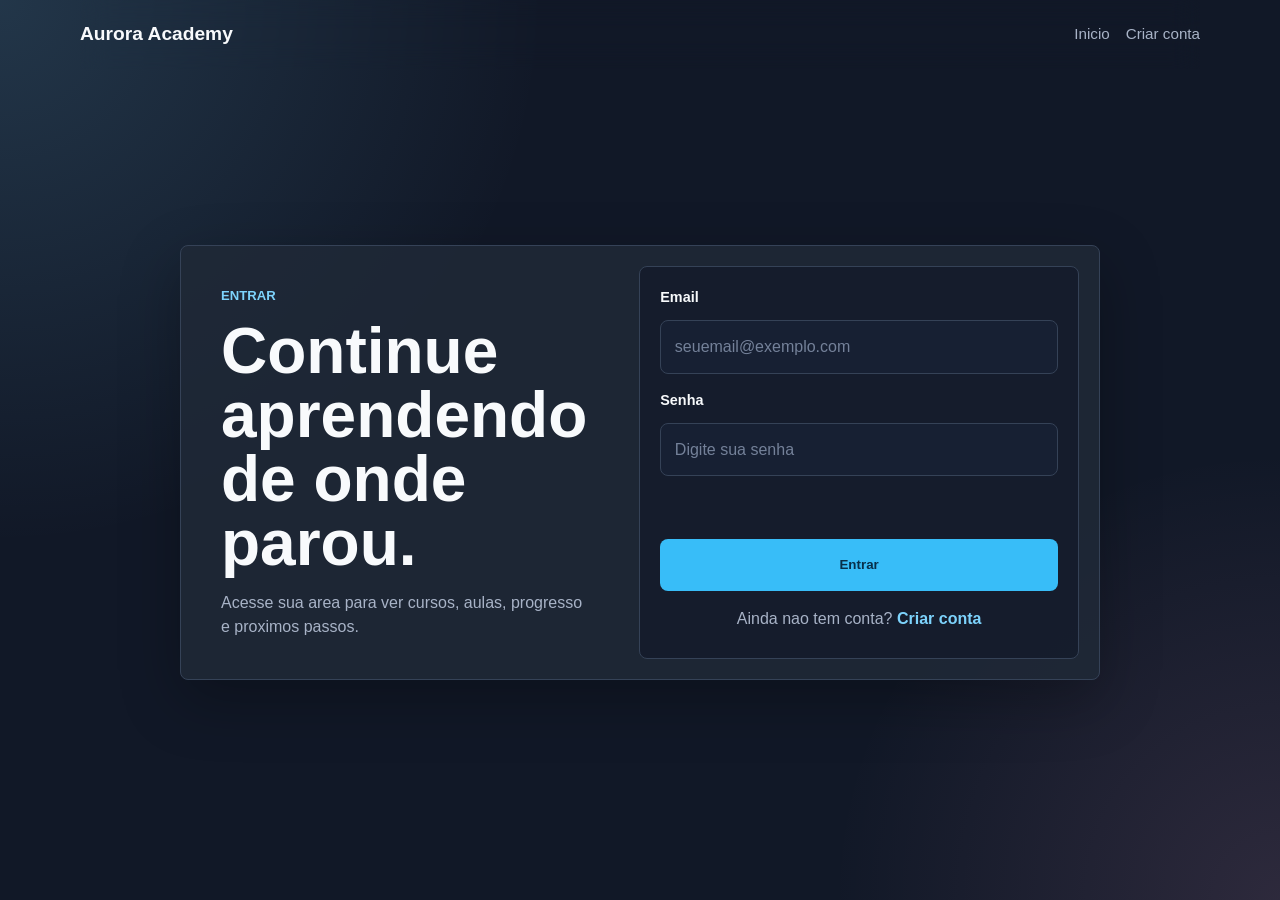
<file: frontend/html/professor-conteudo.html>
<!DOCTYPE html>
<html lang="pt-BR">
<head>
    <meta charset="UTF-8">
    <meta name="viewport" content="width=device-width, initial-scale=1.0">
    <title>Conteudo do Curso | Aurora Academy</title>
    <link rel="stylesheet" href="../css/style.css">
</head>
<body>
    <header class="topbar">
        <a class="brand" href="professor-dashboard.html">Aurora Academy</a>

        <nav class="nav-menu">
            <a href="professor-dashboard.html">Dashboard</a>
            <a href="professor-curso.html">Novo curso</a>
            <a href="cursos.html">Catalogo</a>
            <button class="btn btn-secondary btn-small" id="btn-logout" type="button">Sair</button>
        </nav>
    </header>

    <main class="dashboard-page">
        <section class="dashboard-hero">
            <div>
                <span class="eyebrow">Conteudo do curso</span>
                <h1 id="curso-titulo">Carregando curso...</h1>
                <p id="curso-descricao">Organize modulos e aulas para este curso.</p>
            </div>

            <div class="profile-chip">
                <span>Status</span>
                <strong id="curso-status">CURSO</strong>
            </div>
        </section>

        <section class="dashboard-grid">
            <article class="panel">
                <div class="panel-header">
                    <h2>Novo modulo</h2>
                </div>

                <form class="resource-form" id="form-modulo">
                    <div class="form-grid">
                        <div class="form-group">
                            <label for="modulo-titulo">Titulo do modulo</label>
                            <input type="text" id="modulo-titulo" placeholder="Ex: Introducao">
                        </div>

                        <div class="form-group">
                            <label for="modulo-ordem">Ordem</label>
                            <input type="number" id="modulo-ordem" placeholder="Ex: 1" min="1">
                        </div>
                    </div>

                    <p class="form-message" id="mensagem-modulo"></p>

                    <div class="form-actions">
                        <button class="btn btn-primary" id="btn-criar-modulo" type="submit">Criar modulo</button>
                    </div>
                </form>
            </article>

            <article class="panel">
                <div class="panel-header">
                    <h2>Modulos e aulas</h2>
                </div>

                <div class="module-list" id="lista-modulos-professor">
                    <div class="empty-state" id="estado-vazio-modulos-professor">
                        <p>Nenhum modulo cadastrado para este curso.</p>
                    </div>
                </div>
            </article>
        </section>
    </main>

    <script src="../script/dashboard.js"></script>
    <script src="../script/professor-conteudo.js"></script>
</body>
</html>
</file>
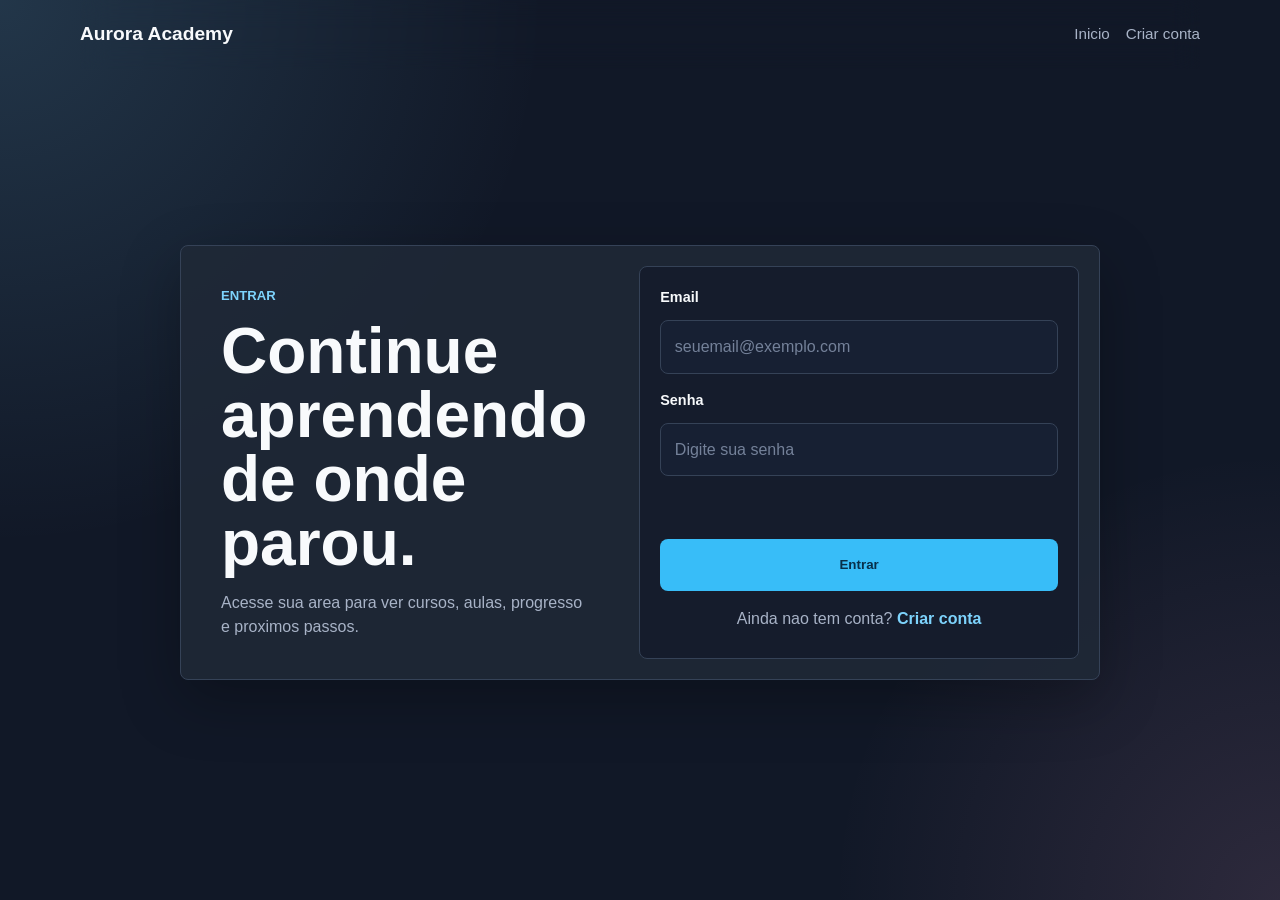
<file: frontend/html/professor-curso.html>
<!DOCTYPE html>
<html lang="pt-BR">
<head>
    <meta charset="UTF-8">
    <meta name="viewport" content="width=device-width, initial-scale=1.0">
    <title>Novo Curso | Aurora Academy</title>
    <link rel="stylesheet" href="../css/style.css">
</head>
<body>
    <header class="topbar">
        <a class="brand" href="professor-dashboard.html">Aurora Academy</a>

        <nav class="nav-menu">
            <a href="professor-dashboard.html">Dashboard</a>
            <a href="cursos.html">Catalogo</a>
            <button class="btn btn-secondary btn-small" id="btn-logout" type="button">Sair</button>
        </nav>
    </header>

    <main class="form-page">
        <section class="form-hero">
            <div>
                <span class="eyebrow">Professor</span>
                <h1>Criar novo curso.</h1>
                <p>Cadastre as informacoes principais do curso. Depois a gente adiciona modulos e aulas.</p>
            </div>
        </section>

        <section class="form-shell">
            <form class="resource-form" id="form-curso">
                <div class="form-grid">
                    <div class="form-group span-2">
                        <label for="curso-titulo">Titulo</label>
                        <input type="text" id="curso-titulo" placeholder="Ex: Java com Spring Boot">
                    </div>

                    <div class="form-group span-2">
                        <label for="curso-descricao">Descricao</label>
                        <textarea id="curso-descricao" placeholder="Explique o que o aluno vai aprender"></textarea>
                    </div>

                    <div class="form-group">
                        <label for="curso-categoria">Categoria</label>
                        <input type="text" id="curso-categoria" placeholder="Ex: Programacao">
                    </div>

                    <div class="form-group">
                        <label for="curso-nivel">Nivel</label>
                        <select id="curso-nivel">
                            <option value="">Selecione</option>
                            <option value="INICIANTE">Iniciante</option>
                            <option value="INTERMEDIARIO">Intermediario</option>
                            <option value="AVANCADO">Avancado</option>
                        </select>
                    </div>

                    <div class="form-group">
                        <label for="curso-carga-horaria">Carga horaria</label>
                        <input type="time" id="curso-carga-horaria">
                    </div>

                    <div class="form-group">
                        <label for="curso-preco">Preco</label>
                        <input type="number" id="curso-preco" placeholder="Ex: 149.90" min="0" step="0.01">
                    </div>

                    <div class="form-group span-2">
                        <label for="curso-img-url">URL da imagem</label>
                        <input type="url" id="curso-img-url" placeholder="https://exemplo.com/imagem.jpg">
                    </div>

                    <div class="form-group">
                        <label for="curso-status">Status</label>
                        <select id="curso-status">
                            <option value="RASCUNHO">Rascunho</option>
                            <option value="PUBLICADO">Publicado</option>
                            <option value="ARQUIVADO">Arquivado</option>
                        </select>
                    </div>
                </div>

                <p class="form-message" id="mensagem-curso"></p>

                <div class="form-actions">
                    <a class="btn btn-secondary" href="professor-dashboard.html">Cancelar</a>
                    <button class="btn btn-primary" id="btn-salvar-curso" type="submit">Salvar curso</button>
                </div>
            </form>
        </section>
    </main>

    <script src="../script/dashboard.js"></script>
    <script src="../script/professor-curso.js"></script>
</body>
</html>
</file>
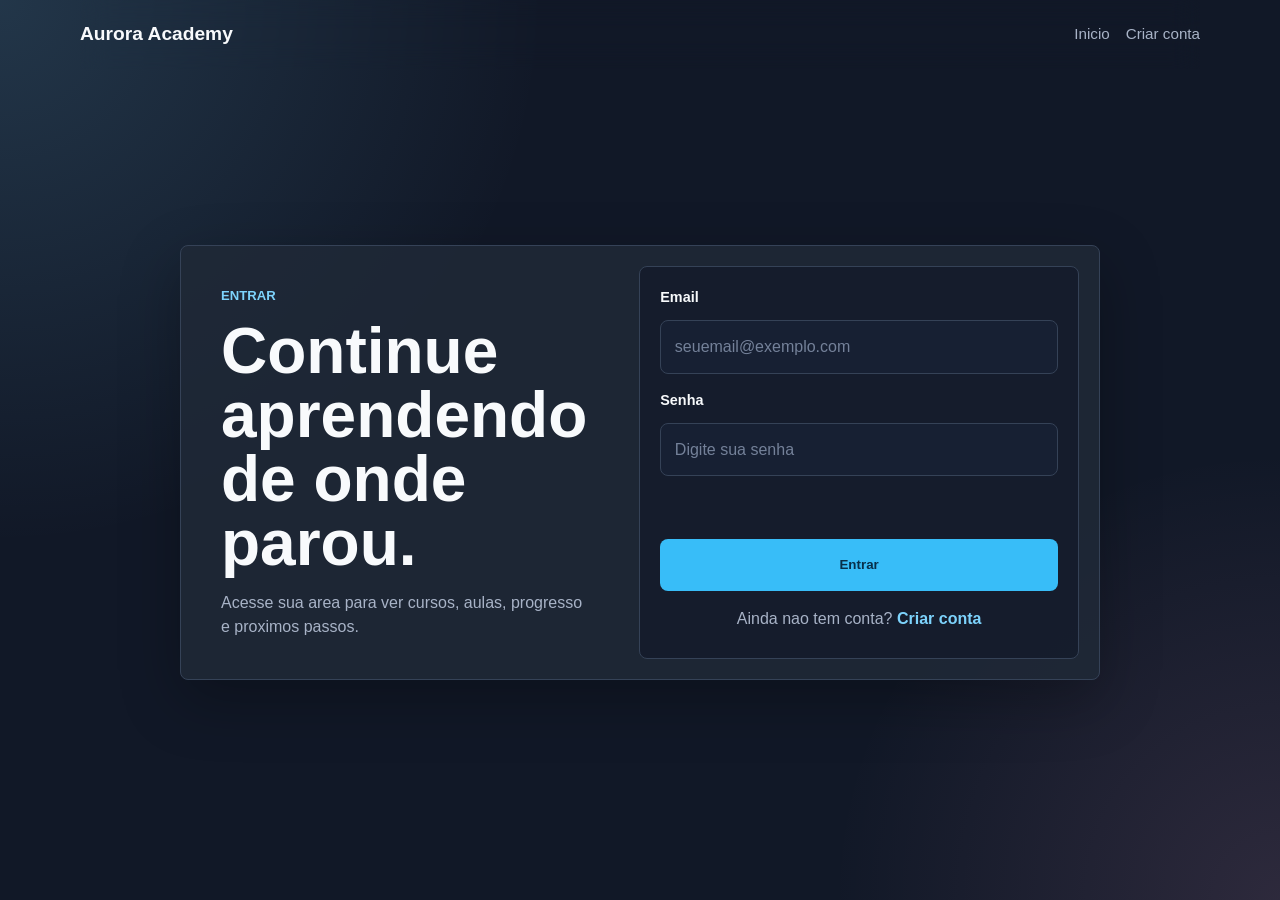
<file: frontend/html/professor-dashboard.html>
<!DOCTYPE html>
<html lang="pt-BR">
<head>
    <meta charset="UTF-8">
    <meta name="viewport" content="width=device-width, initial-scale=1.0">
    <title>Area do Professor | Aurora Academy</title>
    <link rel="stylesheet" href="../css/style.css">
</head>
<body>
    <header class="topbar">
        <a class="brand" href="professor-dashboard.html">Aurora Academy</a>
        <nav class="nav-menu">
            <a href="professor-dashboard.html">Meus cursos</a>
            <a href="professor-curso.html">Novo curso</a>
            <span class="nav-disabled" title="Pagina em desenvolvimento">Alunos (em breve)</span>
            <button class="btn btn-secondary btn-small" id="btn-logout" type="button">Sair</button>
        </nav>
    </header>

    <main class="dashboard-page">
        <section class="dashboard-hero">
            <div>
                <span class="eyebrow">Area do professor</span>
                <h1>Ola, <span id="usuario-nome">professor</span>.</h1>
                <p>Gerencie cursos, organize modulos e acompanhe seus alunos.</p>
            </div>
            <div class="profile-chip">
                <span>Perfil</span>
                <strong id="usuario-perfil">PROFESSOR</strong>
            </div>
        </section>

        <section class="stats-grid">
            <article class="stat-card">
                <span>Cursos criados</span>
                <strong id="total-cursos">0</strong>
            </article>
            <article class="stat-card">
                <span>Alunos matriculados</span>
                <strong id="total-alunos">0</strong>
            </article>
            <article class="stat-card">
                <span>Cursos publicados</span>
                <strong id="total-publicados">0</strong>
            </article>
        </section>

        <section class="dashboard-grid">
            <article class="panel">
                <div class="panel-header">
                    <h2>Meus cursos</h2>
                    <a href="professor-curso.html">Novo curso</a>
                </div>

                <div class="course-list" id="lista-cursos-professor"></div>

                <div class="empty-state" id="estado-vazio-cursos">
                    <p>Voce ainda nao criou cursos.</p>
                    <a class="btn btn-primary" id="btn-criar-primeiro-curso" href="professor-curso.html">Criar primeiro curso</a>
                </div>
            </article>

            <article class="panel">
                <div class="panel-header">
                    <h2>Pendencias</h2>
                </div>
                <ul class="task-list">
                    <li>Criar tela de cursos do professor.</li>
                    <li>Conectar lista de cursos ao backend.</li>
                    <li>Criar modulos e aulas.</li>
                </ul>
            </article>
        </section>
    </main>

    <script src="../script/dashboard.js"></script>
    <script src="../script/professor-dashboard.js"></script>
</body>
</html>
</file>
<file: frontend/css/style.css>
* {
    box-sizing: border-box;
    margin: 0;
    padding: 0;
}

:root {
    --bg: #111827;
    --bg-soft: #172033;
    --surface: #1f2937;
    --surface-soft: #263244;
    --border: #354257;
    --text: #f8fafc;
    --muted: #a8b3c7;
    --primary: #7dd3fc;
    --primary-strong: #38bdf8;
    --accent: #f9a8d4;
    --success: #86efac;
    --shadow: 0 20px 60px rgba(0, 0, 0, 0.28);
}

html {
    scroll-behavior: smooth;
}

body {
    min-height: 100vh;
    background:
        radial-gradient(circle at top left, rgba(125, 211, 252, 0.16), transparent 34rem),
        radial-gradient(circle at bottom right, rgba(249, 168, 212, 0.12), transparent 28rem),
        var(--bg);
    color: var(--text);
    font-family: Arial, Helvetica, sans-serif;
    line-height: 1.5;
}

a {
    color: inherit;
    text-decoration: none;
}

.topbar {
    position: sticky;
    top: 0;
    z-index: 10;
    display: flex;
    align-items: center;
    justify-content: space-between;
    gap: 1.5rem;
    width: min(1120px, calc(100% - 2rem));
    margin: 0 auto;
    padding: 1.25rem 0;
    backdrop-filter: blur(14px);
}

.brand {
    font-size: 1.2rem;
    font-weight: 800;
    letter-spacing: 0;
}

.nav-menu {
    display: flex;
    align-items: center;
    gap: 1rem;
    color: var(--muted);
    font-size: 0.95rem;
}

.nav-menu a:hover,
.section-link:hover {
    color: var(--text);
}

.btn {
    display: inline-flex;
    align-items: center;
    justify-content: center;
    min-height: 2.75rem;
    padding: 0.75rem 1.05rem;
    border: 1px solid transparent;
    border-radius: 8px;
    font-weight: 700;
    cursor: pointer;
    transition: transform 0.18s ease, border-color 0.18s ease, background 0.18s ease;
}

.btn:hover {
    transform: translateY(-1px);
}

.btn-primary {
    background: var(--primary-strong);
    color: #082f49;
}

.btn-secondary {
    background: rgba(255, 255, 255, 0.04);
    border-color: var(--border);
    color: var(--text);
}

.hero {
    display: grid;
    align-items: center;
    min-height: 68vh;
    width: min(1120px, calc(100% - 2rem));
    margin: 0 auto;
    padding: 3rem 0 4rem;
}

.hero-content {
    max-width: 720px;
}

.eyebrow {
    display: inline-flex;
    margin-bottom: 0.85rem;
    color: var(--primary);
    font-size: 0.82rem;
    font-weight: 800;
    letter-spacing: 0;
    text-transform: uppercase;
}

.hero h1 {
    max-width: 12ch;
    font-size: clamp(3rem, 8vw, 6.8rem);
    line-height: 0.95;
    letter-spacing: 0;
}

.hero p {
    max-width: 640px;
    margin-top: 1.25rem;
    color: var(--muted);
    font-size: 1.15rem;
}

.hero-actions {
    display: flex;
    flex-wrap: wrap;
    gap: 0.85rem;
    margin-top: 2rem;
}

.section {
    width: min(1120px, calc(100% - 2rem));
    margin: 0 auto;
    padding: 4rem 0;
}

.section-header {
    display: flex;
    align-items: end;
    justify-content: space-between;
    gap: 1rem;
    margin-bottom: 1.5rem;
}

.section h2 {
    font-size: clamp(1.8rem, 4vw, 3rem);
    line-height: 1.05;
    letter-spacing: 0;
}

.section-link {
    color: var(--primary);
    font-weight: 800;
}

.course-grid {
    display: grid;
    grid-template-columns: repeat(3, minmax(0, 1fr));
    gap: 1rem;
}

.course-card {
    overflow: hidden;
    min-height: 24rem;
    background: rgba(31, 41, 55, 0.86);
    border: 1px solid var(--border);
    border-radius: 8px;
    box-shadow: var(--shadow);
}

.course-cover {
    height: 9rem;
    background:
        linear-gradient(135deg, rgba(125, 211, 252, 0.92), rgba(249, 168, 212, 0.76)),
        var(--surface-soft);
}

.course-card:nth-child(2) .course-cover {
    background:
        linear-gradient(135deg, rgba(134, 239, 172, 0.82), rgba(125, 211, 252, 0.78)),
        var(--surface-soft);
}

.course-card:nth-child(3) .course-cover {
    background:
        linear-gradient(135deg, rgba(249, 168, 212, 0.82), rgba(253, 224, 71, 0.68)),
        var(--surface-soft);
}

.course-info {
    display: flex;
    flex-direction: column;
    gap: 0.85rem;
    padding: 1.15rem;
}

.course-tag {
    width: fit-content;
    padding: 0.35rem 0.55rem;
    background: rgba(125, 211, 252, 0.1);
    border: 1px solid rgba(125, 211, 252, 0.24);
    border-radius: 999px;
    color: var(--primary);
    font-size: 0.78rem;
    font-weight: 800;
}

.course-info h3 {
    font-size: 1.25rem;
    line-height: 1.2;
}

.course-info p {
    color: var(--muted);
}

.course-meta {
    display: flex;
    justify-content: space-between;
    gap: 0.75rem;
    margin-top: auto;
    padding-top: 1rem;
    border-top: 1px solid var(--border);
    color: var(--muted);
    font-size: 0.9rem;
    font-weight: 700;
}

.split-section {
    display: grid;
    grid-template-columns: 0.9fr 1.1fr;
    gap: 2rem;
    align-items: start;
}

.feature-list {
    display: grid;
    gap: 0.85rem;
}

.feature-list article {
    padding: 1rem;
    background: rgba(31, 41, 55, 0.72);
    border: 1px solid var(--border);
    border-radius: 8px;
}

.feature-list h3 {
    margin-bottom: 0.35rem;
}

.feature-list p {
    color: var(--muted);
}

.auth-page {
    display: grid;
    place-items: center;
    min-height: calc(100vh - 5rem);
    width: min(1120px, calc(100% - 2rem));
    margin: 0 auto;
    padding: 2rem 0 4rem;
}

.auth-panel {
    display: grid;
    grid-template-columns: 0.9fr 1.1fr;
    gap: 2rem;
    width: min(920px, 100%);
    padding: 1.25rem;
    background: rgba(31, 41, 55, 0.84);
    border: 1px solid var(--border);
    border-radius: 8px;
    box-shadow: var(--shadow);
}

.auth-copy {
    display: flex;
    flex-direction: column;
    justify-content: center;
    padding: 1.25rem;
}

.auth-copy h1 {
    max-width: 12ch;
    font-size: clamp(2.2rem, 5vw, 4rem);
    line-height: 1;
    letter-spacing: 0;
}

.auth-copy p {
    margin-top: 1rem;
    color: var(--muted);
}

.auth-form {
    display: grid;
    gap: 1rem;
    padding: 1.25rem;
    background: rgba(17, 24, 39, 0.62);
    border: 1px solid var(--border);
    border-radius: 8px;
}

.form-group {
    display: grid;
    gap: 0.45rem;
}

.form-group label {
    color: var(--text);
    font-size: 0.9rem;
    font-weight: 800;
}

.form-group input,
.form-group select {
    width: 100%;
    min-height: 2.85rem;
    padding: 0.75rem 0.85rem;
    background: var(--bg-soft);
    border: 1px solid var(--border);
    border-radius: 8px;
    color: var(--text);
    font: inherit;
    outline: none;
}

.form-group input:focus,
.form-group select:focus {
    border-color: var(--primary);
    box-shadow: 0 0 0 3px rgba(125, 211, 252, 0.14);
}

.form-group input::placeholder {
    color: #748199;
}

.form-message {
    min-height: 1.4rem;
    color: var(--accent);
    font-size: 0.92rem;
    font-weight: 700;
}

.auth-footer {
    color: var(--muted);
    text-align: center;
}

.auth-footer a {
    color: var(--primary);
    font-weight: 800;
}

.btn-small {
    min-height: 2.35rem;
    padding: 0.55rem 0.8rem;
}

.dashboard-page {
    width: min(1120px, calc(100% - 2rem));
    margin: 0 auto;
    padding: 2rem 0 4rem;
}

.dashboard-hero {
    display: flex;
    align-items: end;
    justify-content: space-between;
    gap: 1.5rem;
    padding: 2rem;
    background: rgba(31, 41, 55, 0.84);
    border: 1px solid var(--border);
    border-radius: 8px;
    box-shadow: var(--shadow);
}

.dashboard-hero h1 {
    max-width: 14ch;
    font-size: clamp(2.4rem, 6vw, 4.8rem);
    line-height: 1;
    letter-spacing: 0;
}

.dashboard-hero p {
    max-width: 560px;
    margin-top: 1rem;
    color: var(--muted);
}

.profile-chip {
    min-width: 10rem;
    padding: 1rem;
    background: rgba(17, 24, 39, 0.72);
    border: 1px solid var(--border);
    border-radius: 8px;
}

.profile-chip span {
    display: block;
    color: var(--muted);
    font-size: 0.85rem;
    font-weight: 700;
}

.profile-chip strong {
    display: block;
    margin-top: 0.25rem;
    color: var(--primary);
}

.stats-grid {
    display: grid;
    grid-template-columns: repeat(3, minmax(0, 1fr));
    gap: 1rem;
    margin-top: 1rem;
}

.stat-card,
.panel {
    background: rgba(31, 41, 55, 0.78);
    border: 1px solid var(--border);
    border-radius: 8px;
    box-shadow: var(--shadow);
}

.stat-card {
    padding: 1.15rem;
}

.stat-card span {
    color: var(--muted);
    font-weight: 700;
}

.stat-card strong {
    display: block;
    margin-top: 0.35rem;
    font-size: 2rem;
    line-height: 1;
}

.dashboard-grid {
    display: grid;
    grid-template-columns: 1.2fr 0.8fr;
    gap: 1rem;
    margin-top: 1rem;
}

.panel {
    padding: 1.25rem;
}

.panel-header {
    display: flex;
    align-items: center;
    justify-content: space-between;
    gap: 1rem;
    margin-bottom: 1rem;
}

.panel-header h2 {
    font-size: 1.25rem;
}

.panel-header a {
    color: var(--primary);
    font-weight: 800;
}

.empty-state,
.lesson-preview {
    display: grid;
    gap: 1rem;
    color: var(--muted);
}

#barra-progresso {
    width: 9rem;
    height: 0.65rem;
    overflow: hidden;
    border: 0;
    border-radius: 999px;
    background: var(--surface-soft);
    accent-color: var(--success);
}

#barra-progresso::-webkit-progress-bar {
    background: var(--surface-soft);
    border-radius: 999px;
}

#barra-progresso::-webkit-progress-value {
    background: var(--success);
    border-radius: 999px;
}

.module-list,
.lesson-table {
    display: grid;
    gap: 0.75rem;
}

.module-card {
    padding: 1rem;
    border: 1px solid var(--border);
    border-radius: 8px;
    background: rgba(17, 24, 39, 0.38);
}

.module-header {
    margin-bottom: 0.85rem;
}

.module-header span {
    color: var(--primary);
    font-size: 0.82rem;
    font-weight: 800;
    text-transform: uppercase;
}

.lesson-row {
    position: relative;
    display: grid;
    grid-template-columns: 2rem minmax(0, 1fr) auto;
    align-items: center;
    gap: 0.75rem;
    width: 100%;
    padding: 0.8rem;
    border: 1px solid var(--border);
    border-radius: 8px;
    background: var(--surface);
    color: var(--text);
    cursor: pointer;
    font: inherit;
    text-align: left;
    transition: border-color 0.18s ease, background 0.18s ease, transform 0.18s ease;
}

.lesson-row:hover,
.lesson-row.selecionada {
    border-color: var(--primary);
    background: rgba(56, 189, 248, 0.1);
    transform: translateY(-1px);
}

.lesson-row.concluida {
    padding-right: 2.8rem;
    border-color: rgba(134, 239, 172, 0.52);
    background: rgba(134, 239, 172, 0.08);
}

.lesson-row.concluida::after {
    content: "✓";
    position: absolute;
    right: 1rem;
    display: grid;
    place-items: center;
    width: 1.35rem;
    height: 1.35rem;
    border-radius: 50%;
    background: var(--success);
    color: #052e16;
    font-weight: 900;
}

#aula-status {
    width: fit-content;
    padding: 0.3rem 0.6rem;
    border: 1px solid var(--border);
    border-radius: 999px;
    color: var(--muted);
    font-size: 0.82rem;
}

#aula-status.concluida {
    border-color: rgba(134, 239, 172, 0.52);
    background: rgba(134, 239, 172, 0.1);
    color: var(--success);
}

#btn-marcar-concluida[data-concluida="true"] {
    background: transparent;
    border-color: rgba(134, 239, 172, 0.52);
    color: var(--success);
}

.certificate-page {
    width: min(1200px, calc(100% - 2rem));
    margin: 0 auto;
    padding: 2rem 0 4rem;
}

.certificate-hero {
    display: flex;
    align-items: end;
    justify-content: space-between;
    gap: 1.5rem;
    padding: 2rem;
    background: rgba(31, 41, 55, 0.84);
    border: 1px solid var(--border);
    border-radius: 8px;
    box-shadow: var(--shadow);
}

.certificate-hero h1 {
    font-size: clamp(2.5rem, 6vw, 5rem);
    line-height: 1;
}

.certificate-hero p {
    max-width: 560px;
    margin-top: 1rem;
    color: var(--muted);
}

.certificate-layout {
    display: grid;
    grid-template-columns: minmax(16rem, 0.65fr) minmax(32rem, 1.35fr);
    gap: 1rem;
    margin-top: 1rem;
}

.certificate-list {
    display: grid;
    gap: 0.75rem;
}

.certificate-list .empty-state span {
    color: var(--muted);
}

.certificate-preview-panel {
    display: grid;
    gap: 1rem;
}

.certificate-document {
    position: relative;
    overflow: hidden;
    min-height: 35rem;
    padding: clamp(2rem, 6vw, 4.5rem);
    background:
        linear-gradient(135deg, rgba(125, 211, 252, 0.1), transparent 45%),
        linear-gradient(315deg, rgba(249, 168, 212, 0.1), transparent 40%),
        #f8fafc;
    border: 0.8rem double #172033;
    color: #172033;
    text-align: center;
    box-shadow: var(--shadow);
}

.certificate-document::before,
.certificate-document::after {
    content: "";
    position: absolute;
    width: 11rem;
    height: 11rem;
    border: 1px solid rgba(56, 189, 248, 0.3);
    transform: rotate(45deg);
}

.certificate-document::before {
    top: -7rem;
    left: -7rem;
}

.certificate-document::after {
    right: -7rem;
    bottom: -7rem;
}

.certificate-seal {
    display: grid;
    place-items: center;
    width: 4rem;
    height: 4rem;
    margin: 0 auto 1rem;
    border-radius: 50%;
    background: linear-gradient(135deg, var(--primary-strong), var(--accent));
    color: #082f49;
    font-size: 2rem;
    font-weight: 900;
}

.certificate-kicker {
    color: #0369a1;
    font-size: 0.82rem;
    font-weight: 900;
    letter-spacing: 0.16em;
    text-transform: uppercase;
}

.certificate-document h2 {
    margin: 0.5rem 0 2rem;
    font-family: Georgia, "Times New Roman", serif;
    font-size: clamp(2rem, 5vw, 3.5rem);
    line-height: 1;
}

.certificate-document p {
    color: #475569;
}

.certificate-student,
.certificate-course {
    display: block;
    margin: 0.8rem auto 1rem;
}

.certificate-student {
    width: fit-content;
    padding: 0 1.5rem 0.45rem;
    border-bottom: 1px solid #94a3b8;
    font-family: Georgia, "Times New Roman", serif;
    font-size: clamp(1.8rem, 4vw, 2.8rem);
}

.certificate-course {
    color: #0369a1;
    font-size: clamp(1.3rem, 3vw, 2rem);
}

.certificate-meta {
    display: grid;
    grid-template-columns: 1fr 1fr;
    gap: 1rem;
    margin-top: 3rem;
    padding-top: 1.25rem;
    border-top: 1px solid #cbd5e1;
}

.certificate-meta span,
.certificate-meta strong {
    display: block;
}

.certificate-meta span {
    color: #64748b;
    font-size: 0.75rem;
    font-weight: 800;
    text-transform: uppercase;
}

.certificate-meta strong {
    margin-top: 0.3rem;
    overflow-wrap: anywhere;
    font-size: 0.9rem;
}

.certificate-signature {
    width: 12rem;
    margin: 2.5rem auto 0;
    padding-top: 0.5rem;
    border-top: 1px solid #172033;
}

.certificate-signature span,
.certificate-signature small {
    display: block;
}

.certificate-signature span {
    font-family: Georgia, "Times New Roman", serif;
    font-weight: 800;
}

.certificate-signature small {
    color: #64748b;
}

.certificate-actions {
    display: flex;
    justify-content: flex-end;
}

@media (max-width: 900px) {
    .certificate-layout {
        grid-template-columns: 1fr;
    }
}

@media (max-width: 640px) {
    .certificate-hero,
    .certificate-meta {
        grid-template-columns: 1fr;
    }

    .certificate-hero {
        align-items: start;
        flex-direction: column;
    }
}

@media print {
    body {
        background: #ffffff;
    }

    .topbar,
    .certificate-hero,
    .certificate-layout > .panel,
    .certificate-actions {
        display: none !important;
    }

    .certificate-page,
    .certificate-layout {
        display: block;
        width: 100%;
        margin: 0;
        padding: 0;
    }

    .certificate-document {
        min-height: 100vh;
        box-shadow: none;
        print-color-adjust: exact;
        -webkit-print-color-adjust: exact;
    }
}

.empty-state .btn {
    width: fit-content;
}

.task-list {
    display: grid;
    gap: 0.75rem;
    padding-left: 1.1rem;
    color: var(--muted);
}

.catalog-page {
    width: min(1120px, calc(100% - 2rem));
    margin: 0 auto;
    padding: 2rem 0 4rem;
}

.catalog-hero {
    padding: 2rem;
    background: rgba(31, 41, 55, 0.84);
    border: 1px solid var(--border);
    border-radius: 8px;
    box-shadow: var(--shadow);
}

.catalog-hero h1 {
    max-width: 12ch;
    font-size: clamp(2.5rem, 6vw, 5rem);
    line-height: 1;
    letter-spacing: 0;
}

.catalog-hero p {
    max-width: 560px;
    margin-top: 1rem;
    color: var(--muted);
}

.catalog-toolbar {
    display: grid;
    grid-template-columns: 1.4fr 0.8fr 0.8fr;
    gap: 1rem;
    margin-top: 1rem;
    padding: 1rem;
    background: rgba(31, 41, 55, 0.72);
    border: 1px solid var(--border);
    border-radius: 8px;
}

.catalog-layout {
    display: grid;
    grid-template-columns: 16rem 1fr;
    gap: 1rem;
    margin-top: 1rem;
}

.catalog-sidebar {
    display: grid;
    align-content: start;
    gap: 0.75rem;
    padding: 1rem;
    background: rgba(31, 41, 55, 0.72);
    border: 1px solid var(--border);
    border-radius: 8px;
    box-shadow: var(--shadow);
}

.catalog-sidebar h2 {
    margin-bottom: 0.25rem;
    font-size: 1.1rem;
}

.filter-pill {
    width: 100%;
    min-height: 2.55rem;
    padding: 0.65rem 0.8rem;
    background: rgba(17, 24, 39, 0.62);
    border: 1px solid var(--border);
    border-radius: 8px;
    color: var(--muted);
    cursor: pointer;
    font: inherit;
    font-weight: 700;
    text-align: left;
}

.filter-pill.active,
.filter-pill:hover {
    border-color: rgba(125, 211, 252, 0.5);
    color: var(--primary);
}

.catalog-content {
    min-width: 0;
}

.compact-header {
    margin-bottom: 1rem;
}

.result-count {
    color: var(--muted);
    font-weight: 800;
}

.catalog-grid .course-card {
    min-height: 26rem;
}

.catalog-grid .btn {
    width: fit-content;
    margin-top: 0.25rem;
}

.form-page {
    width: min(960px, calc(100% - 2rem));
    margin: 0 auto;
    padding: 2rem 0 4rem;
}

.form-hero {
    padding: 2rem;
    background: rgba(31, 41, 55, 0.84);
    border: 1px solid var(--border);
    border-radius: 8px;
    box-shadow: var(--shadow);
}

.form-hero h1 {
    max-width: 12ch;
    font-size: clamp(2.4rem, 6vw, 4.6rem);
    line-height: 1;
    letter-spacing: 0;
}

.form-hero p {
    max-width: 560px;
    margin-top: 1rem;
    color: var(--muted);
}

.form-shell {
    margin-top: 1rem;
    padding: 1.25rem;
    background: rgba(31, 41, 55, 0.78);
    border: 1px solid var(--border);
    border-radius: 8px;
    box-shadow: var(--shadow);
}

.resource-form {
    display: grid;
    gap: 1rem;
}

.form-grid {
    display: grid;
    grid-template-columns: repeat(2, minmax(0, 1fr));
    gap: 1rem;
}

.span-2 {
    grid-column: span 2;
}

.form-group textarea {
    width: 100%;
    min-height: 9rem;
    resize: vertical;
    padding: 0.75rem 0.85rem;
    background: var(--bg-soft);
    border: 1px solid var(--border);
    border-radius: 8px;
    color: var(--text);
    font: inherit;
    outline: none;
}

.form-group textarea:focus {
    border-color: var(--primary);
    box-shadow: 0 0 0 3px rgba(125, 211, 252, 0.14);
}

.form-group textarea::placeholder {
    color: #748199;
}

.form-actions {
    display: flex;
    justify-content: flex-end;
    gap: 0.75rem;
}

@media (max-width: 760px) {
    .topbar {
        align-items: flex-start;
        flex-direction: column;
    }

    .nav-menu {
        width: 100%;
        overflow-x: auto;
        padding-bottom: 0.25rem;
    }

    .hero {
        min-height: auto;
        padding: 3rem 0;
    }

    .course-grid,
    .split-section,
    .auth-panel,
    .stats-grid,
    .dashboard-grid,
    .catalog-toolbar,
    .catalog-layout,
    .form-grid {
        grid-template-columns: 1fr;
    }

    .span-2 {
        grid-column: span 1;
    }

    .form-actions {
        flex-direction: column-reverse;
    }

    .dashboard-hero {
        align-items: flex-start;
        flex-direction: column;
        padding: 1.25rem;
    }

    .section-header {
        align-items: flex-start;
        flex-direction: column;
    }
}
</file>
